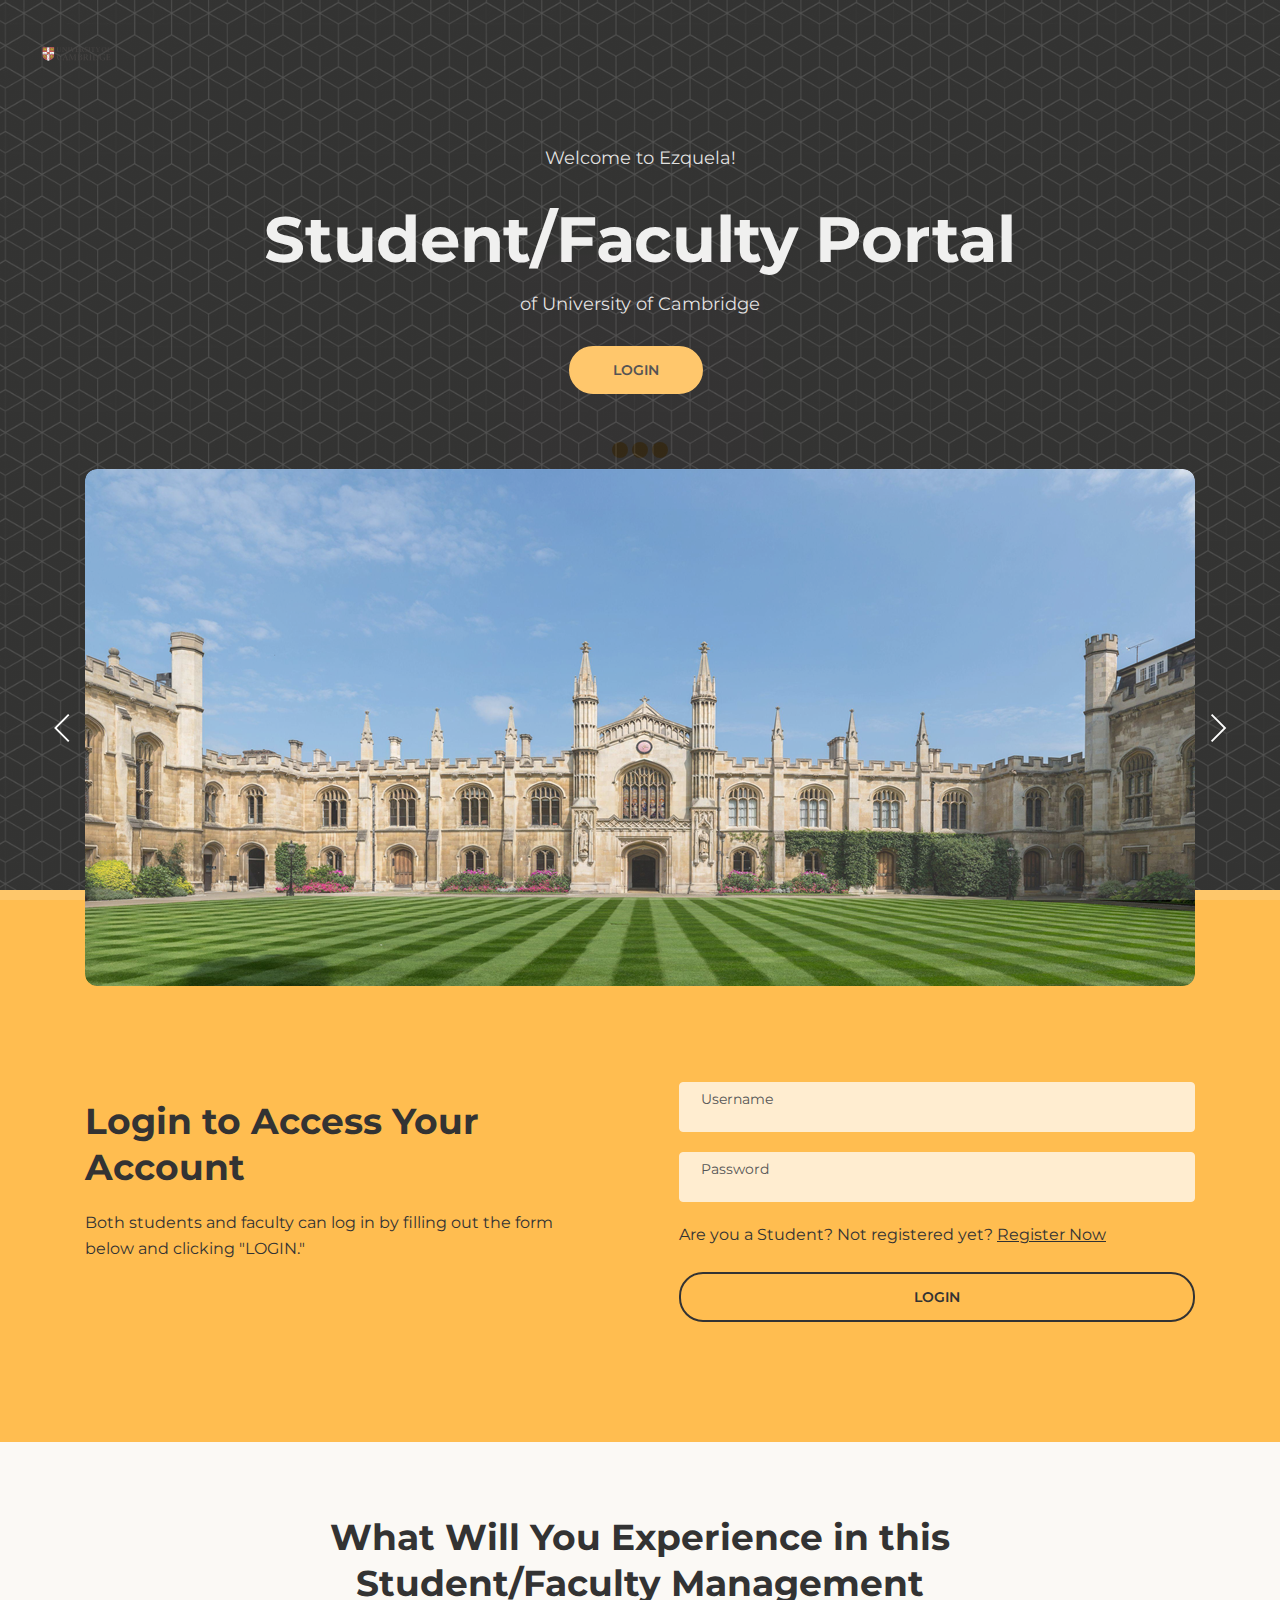
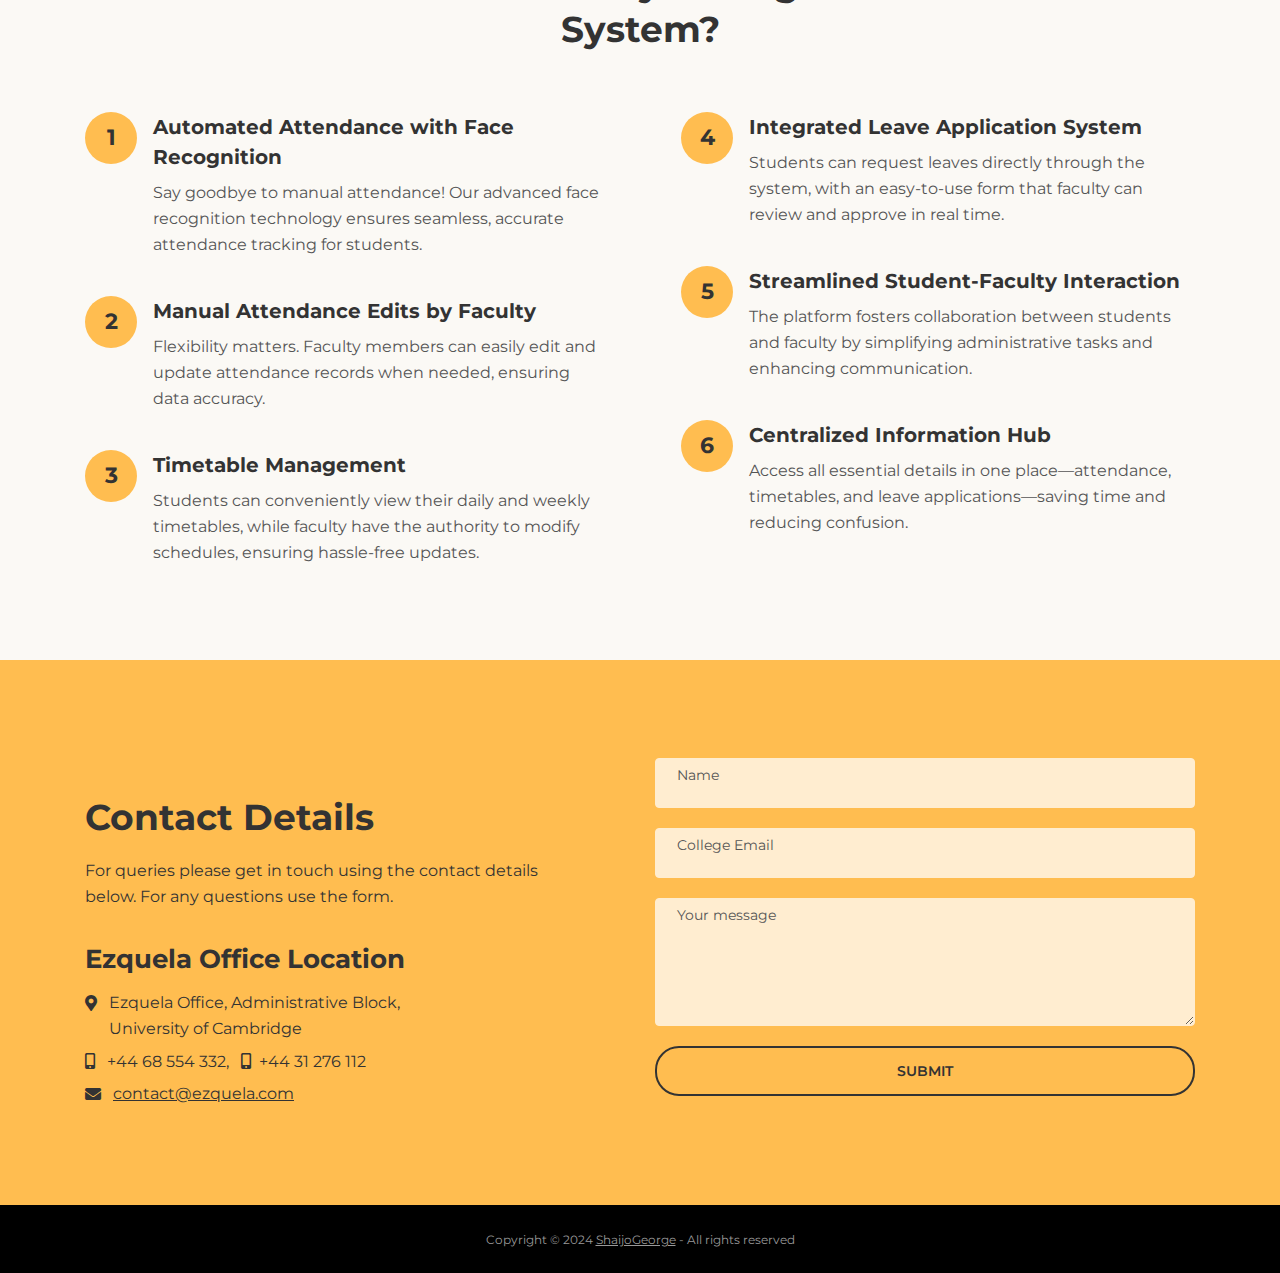
<file: index.html>
<!DOCTYPE html>
<html lang="en">
    <head>
        <meta charset="utf-8">
        <meta name="viewport" content="width=device-width, initial-scale=1, shrink-to-fit=no">

        <!-- Website Title -->
        <title>Ezquela</title>
        
        <!-- Styles -->
        <link href="https://fonts.googleapis.com/css?family=Montserrat:400,400i,600,700,700i&display=swap" rel="stylesheet">
        <link href="css/bootstrap.css" rel="stylesheet">
        <link href="css/fontawesome-all.css" rel="stylesheet">
        <link href="css/swiper.css" rel="stylesheet">
        <link href="css/magnific-popup.css" rel="stylesheet">
        <link href="css/styles.css" rel="stylesheet">
        
        <!-- Favicon  -->
        <link rel="icon" href="images/favicon.png">
    </head>
    <body data-spy="scroll" data-target=".fixed-top">
        
        <!-- Preloader -->
        <div class="spinner-wrapper">
            <div class="spinner">
                <div class="bounce1"></div>
                <div class="bounce2"></div>
                <div class="bounce3"></div>
            </div>
        </div>
        <!-- end of preloader -->
        

        <!-- Navigation -->
        <nav class="navbar navbar-expand-lg navbar-dark navbar-custom fixed-top">

            <!-- Image Logo -->
            <a class="navbar-brand logo-image" href="index.html"><img src="images/logo.svg" alt="ezquela logo-image"></a> 

        </nav> <!-- end of navbar -->
        <!-- end of navigation -->


        <!-- Header -->
        <header id="header" class="header">
            <div class="container">
                <div class="row">
                    <div class="col-lg-12">
                        <div class="text-container">
                            <p class="p-large">Welcome to Ezquela!</p>
                            <h1>Student/Faculty Portal</h1>
                            <p class="p-large">of University of Cambridge</p>
                            <a class="btn-solid-lg page-scroll" href="#register">LOGIN</a>
                        </div> <!-- end of text-container -->
                    </div> <!-- end of col -->
                </div> <!-- end of row -->
            </div> <!-- end of container -->
            
            <!-- Image Slider -->
            <div class="outer-container">
                <div class="slider-container">
                    <div class="swiper-container image-slider-1">
                        <div class="swiper-wrapper">
                            
                            <!-- Slide -->
                            <div class="swiper-slide" >
                                <img class="img-fluid" src="images/details-slide-1.png" alt="alternative">
                            </div>
                            <!-- end of slide -->

                            <!-- Slide -->
                            <div class="swiper-slide">
                                <img class="img-fluid" src="images/details-slide-2.png" alt="alternative">
                            </div>
                            <!-- end of slide -->

                            <!-- Slide -->
                            <div class="swiper-slide">
                                <img class="img-fluid" src="images/details-slide-3.png" alt="alternative">
                            </div>
                            <!-- end of slide -->

                        </div> <!-- end of swiper-wrapper -->
                        
                        <!-- Add Arrows -->
                        <div class="swiper-button-next"></div>
                        <div class="swiper-button-prev"></div>
                        <!-- end of add arrows -->
                        
                    </div> <!-- end of swiper-container -->
                </div> <!-- end of slider-container -->
            </div> <!-- end of outer-container -->
            <!-- end of image slider -->

        </header> <!-- end of header -->
        <!-- end of header -->


        <!-- Login -->
        <div id="register" class="form-1">
            <div class="container">
                <div class="row">
                    <div class="col-lg-6">
                        <div class="text-container">
                            <h2>Login to Access Your Account</h2>
                            <p>Both students and faculty can log in by filling out the form below and clicking "LOGIN."</p>
                            
                        </div> <!-- end of text-container -->
                    </div> <!-- end of col -->
                    <div class="col-lg-6">

                        <!-- Login Form -->
                        <div class="form-container">
                            <form id="registrationForm" data-toggle="validator" data-focus="false">
                                <div class="form-group">
                                    <input type="text" class="form-control-input" id="rname" name="rname" required>
                                    <label class="label-control" for="rname">Username</label>
                                    <div class="help-block with-errors"></div>
                                </div>
                                <div class="form-group">
                                    <input type="password" class="form-control-input" id="remail" name="remail" required>
                                    <label class="label-control" for="remail">Password</label>
                                    <div class="help-block with-errors"></div>
                                </div>
                                <div class="form-group checkbox">
                                    <p>Are you a Student? Not registered yet? <a href="register-student.html">Register Now</a></p>
                                    <div class="help-block with-errors"></div>
                                </div>
                                <div class="form-group">
                                    <button type="submit" class="form-control-submit-button">LOGIN</button>
                                </div>
                                <div class="form-message">
                                    <div id="rmsgSubmit" class="h3 text-center hidden"></div>
                                </div>
                            </form>
                        </div> <!-- end of form-container -->
                        <!-- end of registration form -->
                        
                    </div> <!-- end of col -->
                </div> <!-- end of row -->
            </div> <!-- end of container -->
        </div> <!-- end of form-1 -->
        <!-- end of registration -->


        <!-- Description -->
        <div id="description" class="basic-2">
            <div class="container">
                <div class="row">
                    <div class="col-lg-12">
                        <h2>What Will You Experience in this Student/Faculty Management System?</h2>
                    </div> <!-- end of col -->
                </div> <!-- end of row -->
                <div class="row">
                    <div class="col-lg-6">
                        <ul class="list-unstyled li-space-lg first">
                            <li class="media">
                                <i class="bullet">1</i>
                                <div class="media-body">
                                    <h4>Automated Attendance with Face Recognition</h4>
                                    <p>Say goodbye to manual attendance! Our advanced face recognition technology ensures seamless, accurate attendance tracking for students.</p>
                                </div>
                            </li>
                            <li class="media">
                                <i class="bullet">2</i>
                                <div class="media-body">
                                    <h4>Manual Attendance Edits by Faculty</h4>
                                    <p>Flexibility matters. Faculty members can easily edit and update attendance records when needed, ensuring data accuracy.</p>
                                </div>
                            </li>
                            <li class="media">
                                <i class="bullet">3</i>
                                <div class="media-body">
                                    <h4>Timetable Management</h4>
                                    <p>Students can conveniently view their daily and weekly timetables, while faculty have the authority to modify schedules, ensuring hassle-free updates.</p>                                    </p>
                                </div>
                            </li>
                        </ul>
                    </div> <!-- end of col -->
                    <div class="col-lg-6">
                        <ul class="list-unstyled li-space-lg second">
                            <li class="media">
                                <i class="bullet">4</i>
                                <div class="media-body">
                                    <h4>Integrated Leave Application System</h4>
                                    <p>Students can request leaves directly through the system, with an easy-to-use form that faculty can review and approve in real time.</p>
                                </div>
                            </li>
                            <li class="media">
                                <i class="bullet">5</i>
                                <div class="media-body">
                                    <h4>Streamlined Student-Faculty Interaction</h4>
                                    <p>The platform fosters collaboration between students and faculty by simplifying administrative tasks and enhancing communication.</p>
                                </div>
                            </li>
                            <li class="media">
                                <i class="bullet">6</i>
                                <div class="media-body">
                                    <h4>Centralized Information Hub</h4>
                                    <p>Access all essential details in one place—attendance, timetables, and leave applications—saving time and reducing confusion.</p>
                                </div>
                            </li>
                        </ul>
                    </div> <!-- end of col -->
                </div> <!-- end of row -->
            </div> <!-- end of container -->
        </div> <!-- end of basic-2 -->
        <!-- end of description -->



        <!-- Contact -->
        <div id="contact" class="form-3">
            <div class="container">
                <div class="row">
                    <div class="col-lg-6">
                        <div class="text-container">
                            <h2>Contact Details</h2>
                            <p>For queries please get in touch using the contact details below. For any questions use the form.</p>
                            <h3>Ezquela Office Location</h3>
                            <ul class="list-unstyled li-space-lg">
                                <li class="media">
                                    <i class="fas fa-map-marker-alt"></i>
                                    <div class="media-body">Ezquela Office, Administrative Block,<br> University of Cambridge</div>
                                </li>
                                <li class="media">
                                    <i class="fas fa-mobile-alt"></i>
                                    <div class="media-body">+44 68 554 332, &nbsp;&nbsp;<i class="fas fa-mobile-alt"></i>&nbsp; +44 31 276 112</div>
                                </li>
                                <li class="media">
                                    <i class="fas fa-envelope"></i>
                                    <div class="media-body"><a class="light-gray" href="mailto:contact@zigo.com">contact@ezquela.com</a> </div>
                                </li>
                            </ul>
                        </div> <!-- end of text-container -->
                    </div> <!-- end of col -->
                    <div class="col-lg-6">

                        <!-- Contact Form -->
                        <form id="contactForm" data-toggle="validator" data-focus="false">
                            <div class="form-group">
                                <input type="text" class="form-control-input" id="cname" required>
                                <label class="label-control" for="cname">Name</label>
                                <div class="help-block with-errors"></div>
                            </div>
                            <div class="form-group">
                                <input type="email" class="form-control-input" id="cemail" required>
                                <label class="label-control" for="cemail">College Email</label>
                                <div class="help-block with-errors"></div>
                            </div>
                            <div class="form-group">
                                <textarea class="form-control-textarea" id="cmessage" required></textarea>
                                <label class="label-control" for="cmessage">Your message</label>
                                <div class="help-block with-errors"></div>
                            </div>
                            <div class="form-group">
                                <button type="submit" class="form-control-submit-button">SUBMIT</button>
                            </div>
                            <div class="form-message">
                                <div id="cmsgSubmit" class="h3 text-center hidden"></div>
                            </div>
                        </form>
                        <!-- end of contact form -->

                    </div> <!-- end of col -->
                </div> <!-- end of row -->
            </div> <!-- end of container -->
        </div> <!-- end of form-3 -->
        <!-- end of contact -->


        <!-- Copyright -->
        <div class="copyright">
            <div class="container">
                <div class="row">
                    <div class="col-lg-12">
                        <p class="p-small">Copyright © 2024 <a href="#">ShaijoGeorge</a> - All rights reserved</p>
                    </div> <!-- end of col -->
                </div> <!-- enf of row -->
            </div> <!-- end of container -->
        </div> <!-- end of copyright --> 
        <!-- end of copyright -->
        
            
        <!-- Scripts -->
        <script src="js/jquery.min.js"></script> <!-- jQuery for Bootstrap's JavaScript plugins -->
        <script src="js/popper.min.js"></script> <!-- Popper tooltip library for Bootstrap -->
        <script src="js/bootstrap.min.js"></script> <!-- Bootstrap framework -->
        <script src="js/jquery.easing.min.js"></script> <!-- jQuery Easing for smooth scrolling between anchors -->
        <script src="js/jquery.countdown.min.js"></script> <!-- The Final Countdown plugin for jQuery -->
        <script src="js/swiper.min.js"></script> <!-- Swiper for image and text sliders -->
        <script src="js/jquery.magnific-popup.js"></script> <!-- Magnific Popup for lightboxes -->
        <script src="js/validator.min.js"></script> <!-- Validator.js - Bootstrap plugin that validates forms -->
        <script src="js/scripts.js"></script> <!-- Custom scripts -->
    </body>
</html>
</file>
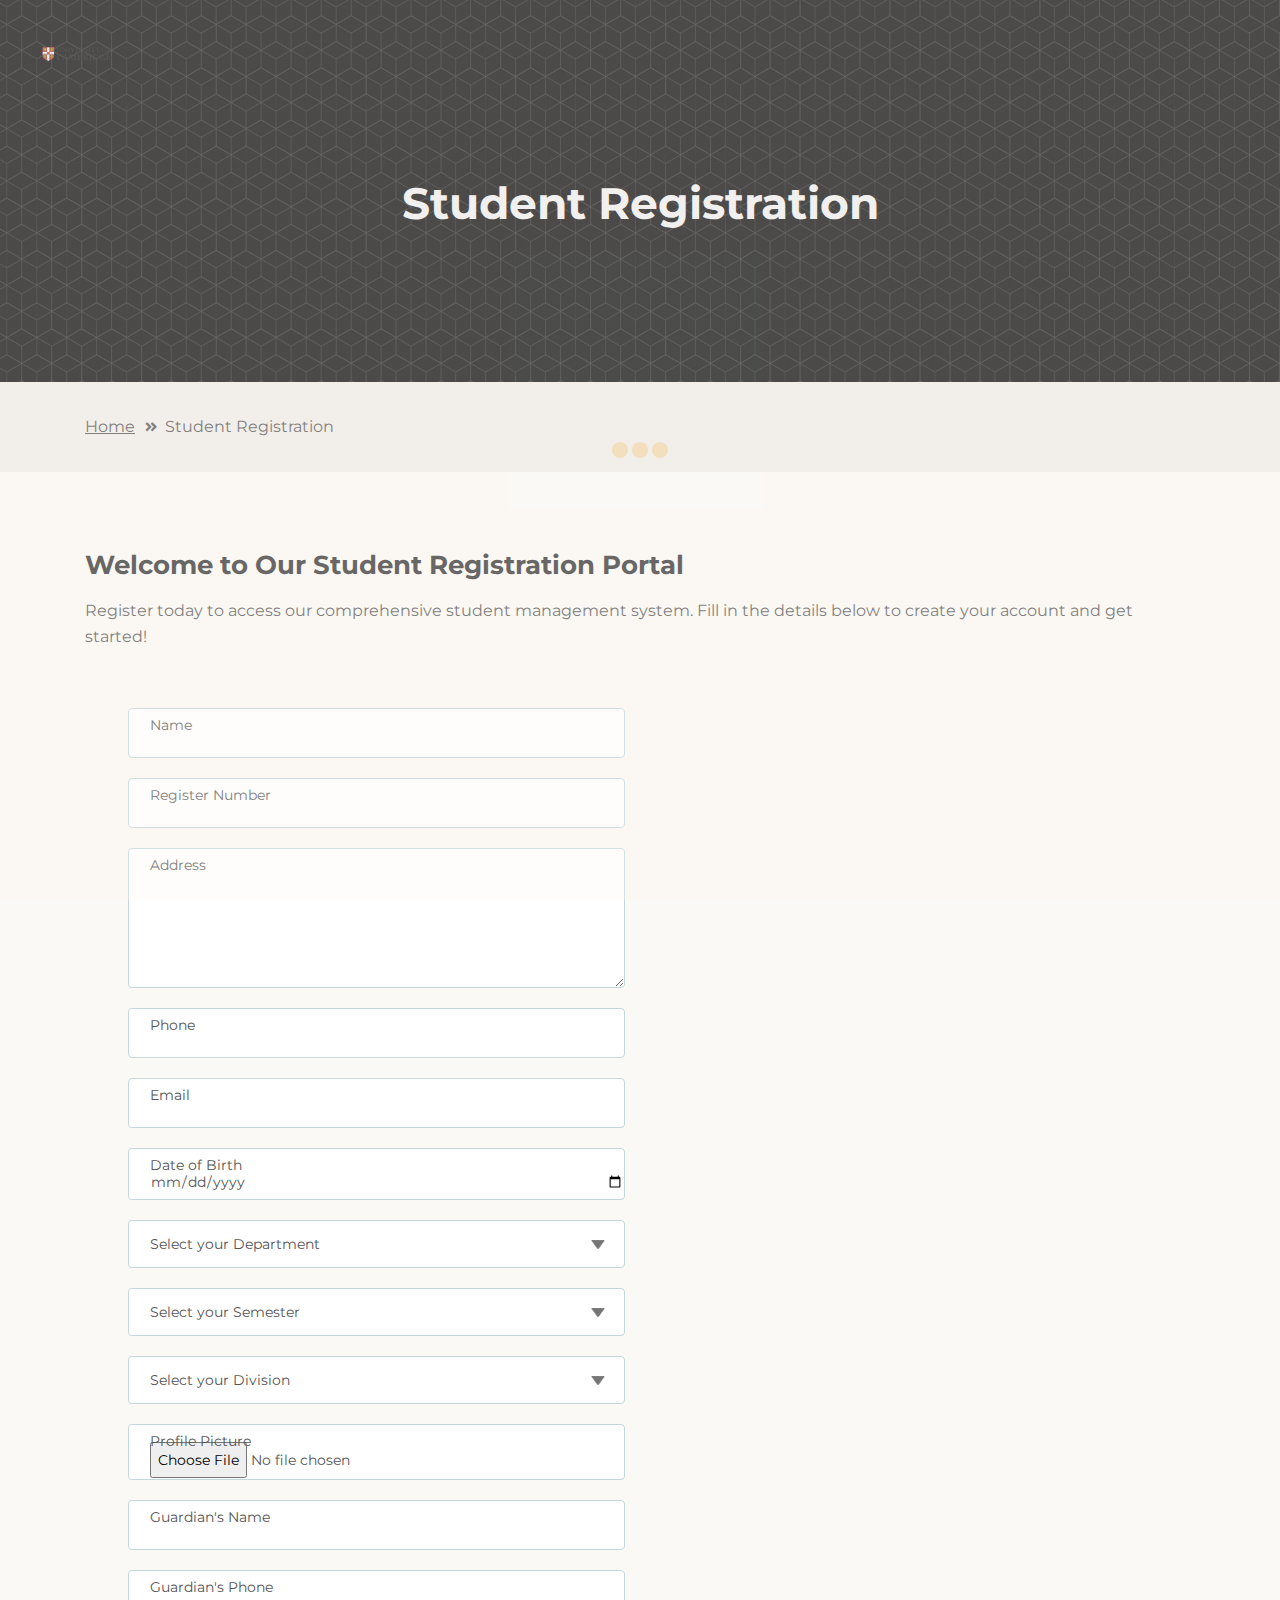
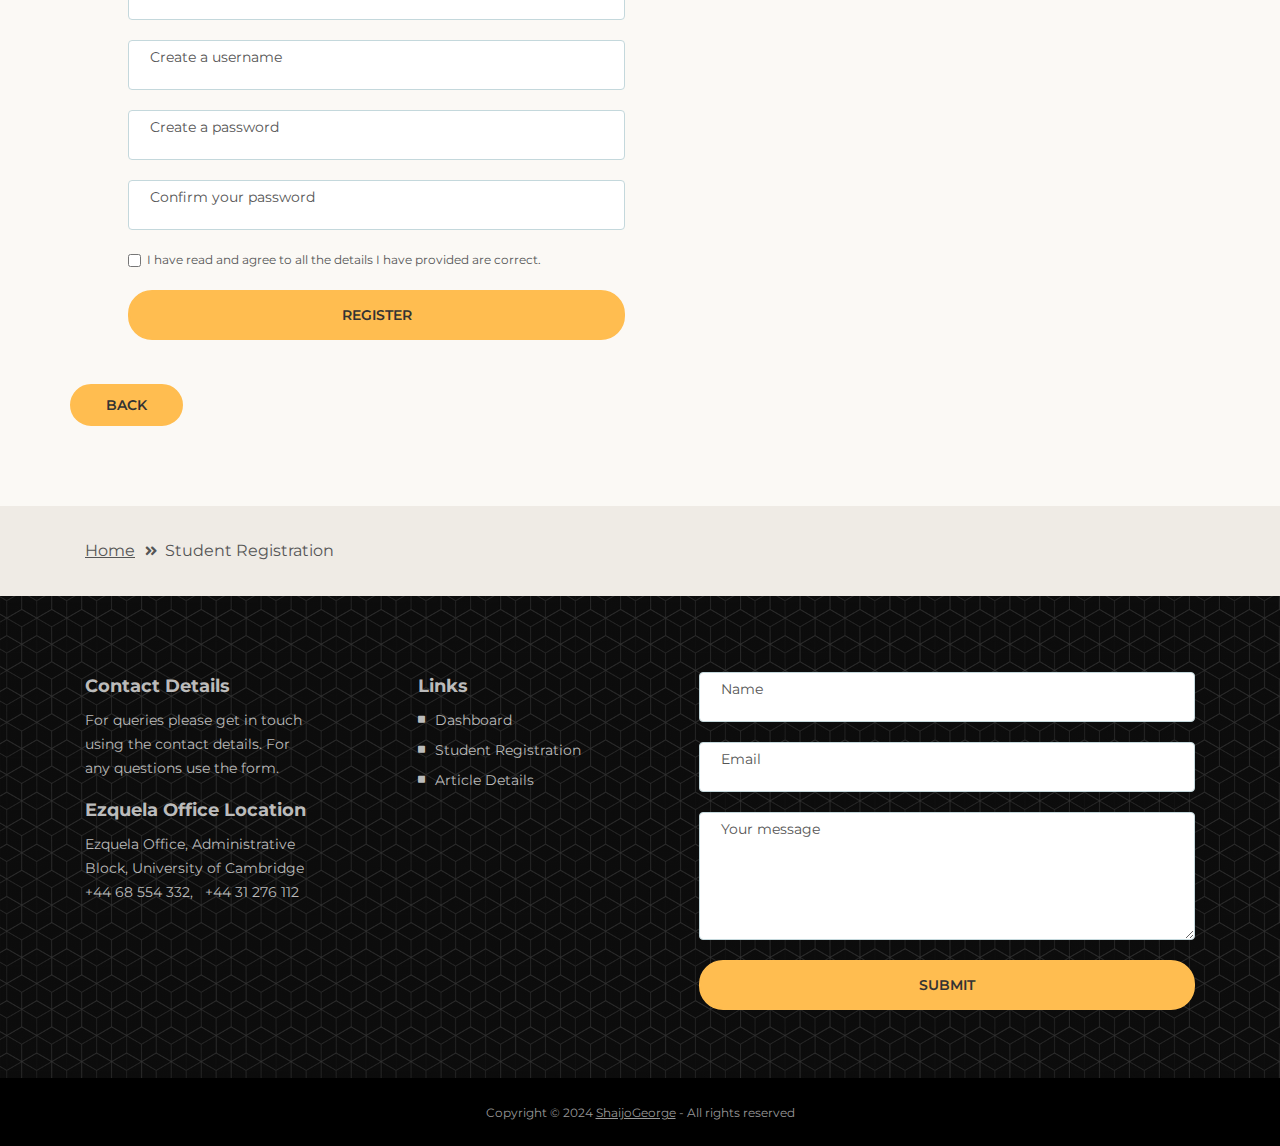
<file: register-student.html>
<!DOCTYPE html>
<html lang="en">
<head>
    <meta charset="utf-8">
    <meta name="viewport" content="width=device-width, initial-scale=1, shrink-to-fit=no">
    
    <!-- SEO Meta Tags -->
    <meta name="description" content="Landing page template built with HTML and Bootstrap 4 for presenting training courses, classes, workshops and for convincing visitors to register using the form.">
    <meta name="author" content="Inovatik">

    <!-- OG Meta Tags to improve the way the post looks when you share the page on LinkedIn, Facebook, Google+ -->
	<meta property="og:site_name" content="" /> <!-- website name -->
	<meta property="og:site" content="" /> <!-- website link -->
	<meta property="og:title" content=""/> <!-- title shown in the actual shared post -->
	<meta property="og:description" content="" /> <!-- description shown in the actual shared post -->
	<meta property="og:image" content="" /> <!-- image link, make sure it's jpg -->
	<meta property="og:url" content="" /> <!-- where do you want your post to link to -->
	<meta property="og:type" content="article" />

    <!-- Website Title -->
    <title>Student Registration - Ezquela</title>
    
    <!-- Styles -->
    <link href="https://fonts.googleapis.com/css?family=Montserrat:400,400i,600,700,700i&display=swap" rel="stylesheet">
    <link href="css/bootstrap.css" rel="stylesheet">
    <link href="css/fontawesome-all.css" rel="stylesheet">
    <link href="css/swiper.css" rel="stylesheet">
	<link href="css/magnific-popup.css" rel="stylesheet">
	<link href="css/styles.css" rel="stylesheet">
	
	<!-- Favicon  -->
    <link rel="icon" href="images/favicon.png">
</head>
<body data-spy="scroll" data-target=".fixed-top">
    
    <!-- Preloader -->
	<div class="spinner-wrapper">
        <div class="spinner">
            <div class="bounce1"></div>
            <div class="bounce2"></div>
            <div class="bounce3"></div>
        </div>
    </div>
    <!-- end of preloader -->
    

    <!-- Navigation -->
    <nav class="navbar navbar-expand-lg navbar-dark navbar-custom fixed-top">
        <!-- Image Logo -->
        <a class="navbar-brand logo-image" href="index.html"><img src="images/logo.svg" alt="alternative"></a>
    </nav> <!-- end of navbar -->
    <!-- end of navigation -->


    <!-- Header -->
    <header id="header" class="ex-header">
        <div class="container">
            <div class="row">
                <div class="col-md-12">
                    <h1 class="white">Student Registration</h1>
                </div> <!-- end of col -->
            </div> <!-- end of row -->
        </div> <!-- end of container -->
    </header> <!-- end of ex-header -->
    <!-- end of header -->


    <!-- Breadcrumbs -->
    <div class="ex-basic-1">
        <div class="container">
            <div class="row">
                <div class="col-lg-12">
                    <div class="breadcrumbs">
                        <a href="index.html">Home</a><i class="fa fa-angle-double-right"></i><span>Student Registration</span>
                    </div> <!-- end of breadcrumbs -->
                </div> <!-- end of col -->
            </div> <!-- end of row -->
        </div> <!-- end of container -->
    </div> <!-- end of ex-basic-1 -->
    <!-- end of breadcrumbs -->


    <!-- Student Registration -->
    <div class="ex-basic-2">
        <div class="container">
            <div class="row">
                <div class="col-lg-12">
                    <div class="text-container">
                        <h3>Welcome to Our Student Registration Portal</h3>
                        <p>Register today to access our comprehensive student management system. Fill in the details below to create your account and get started!</p>
                    </div>
                        <div class="col-md-6">

                            <!-- Student Registration Form -->
                            <div class="form-container">
                                <form id="privacyForm" data-toggle="validator" data-focus="false">
                                    <div class="form-group">
                                        <input type="text" class="form-control-input" id="sname" name="sname" required>
                                        <label class="label-control" for="sname">Name</label>
                                        <div class="help-block with-errors"></div>
                                    </div>
                                    <div class="form-group">
                                        <input type="text" class="form-control-input" id="sregnumber" name="sregnumber" required>
                                        <label class="label-control" for="sregnumber">Register Number</label>
                                        <div class="help-block with-errors"></div>
                                    </div>
                                    <div class="form-group">
                                        <textarea class="form-control-input" id="saddress" rows="4" name="saddress" required></textarea>
                                        <label class="label-control" for="saddress">Address</label>
                                        <div class="help-block with-errors"></div>
                                    </div>
                                    <div class="form-group">
                                        <input type="tel" class="form-control-input" id="sphone" name="sphone" required>
                                        <label class="label-control" for="sphone">Phone</label>
                                        <div class="help-block with-errors"></div>
                                    </div>
                                    <div class="form-group">
                                        <input type="email" class="form-control-input" id="semail" name="semail" required>
                                        <label class="label-control" for="semail">Email</label>
                                        <div class="help-block with-errors"></div>
                                    </div>
                                    <div class="form-group">
                                        <input type="date" class="form-control-input" id="sdob" name="sdob" required>
                                        <label class="label-control" for="sdob">Date of Birth</label>
                                        <div class="help-block with-errors"></div>
                                    </div>
                                    <div class="form-group">
                                        <select class="form-control-select" id="department" name="department" required>
                                            <option class="select-option" value="" disabled selected>Select your Department</option>
                                            <option class="select-option" value="AD">Artificial Intelligence and Data Science</option>
                                            <option class="select-option" value="CE">Civil Engineering</option>
                                            <option class="select-option" value="CSE">Computer Science and Engineering</option>
                                            <option class="select-option" value="EEE">Electical and Electronics Engineering</option>
                                            <option class="select-option" value="ECE">Electronics and Communication Engineering</option>
                                            <option class="select-option" value="ME">Mechanical Engineering</option>
                                            <option class="select-option" value="MR">Mechatronics Engineering</option>
                                            <option class="select-option" value="RE">Robotics Engineering</option>
                                        </select>
                                        <div class="help-block with-errors"></div>
                                    </div>
                                    <div class="form-group">
                                        <select class="form-control-select" id="semester" name="semester" required>
                                            <option class="select-option" value="" disabled selected>Select your Semester</option>
                                            <option class="select-option" value="S1">1st Semester</option>
                                            <option class="select-option" value="S2">2nd Semester</option>
                                            <option class="select-option" value="S3">3rd Semester</option>
                                            <option class="select-option" value="S4">4th Semester</option>
                                            <option class="select-option" value="S5">5th Semester</option>
                                            <option class="select-option" value="S6">6th Semester</option>
                                            <option class="select-option" value="S7">7th Semester</option>
                                            <option class="select-option" value="S8">8th Semester</option>
                                        </select>
                                        <div class="help-block with-errors"></div>
                                    </div>
                                    <div class="form-group">
                                        <select class="form-control-select" id="division" name="division" required>
                                            <option class="select-option" value="" disabled selected>Select your Division</option>
                                            <option class="select-option" value="A">A</option>
                                            <option class="select-option" value="B">B</option>
                                            <option class="select-option" value="C">C</option>
                                        </select>
                                        <div class="help-block with-errors"></div>
                                    </div>
                                    <div class="form-group">
                                        <label class="label-control" for="sprofilePicture">Profile Picture</label>
                                        <input type="file" class="form-control-input" id="sprofilePicture" name="sprofilePicture" accept="image/*" required>
                                        <div class="help-block with-errors"></div>
                                    </div>
                                    <div class="form-group">
                                        <input type="text" class="form-control-input" id="sguardianname" name="sguardianname" required>
                                        <label class="label-control" for="sguardianname">Guardian's Name</label>
                                        <div class="help-block with-errors"></div>
                                    </div>
                                    <div class="form-group">
                                        <input type="tel" class="form-control-input" id="sguardianphone" name="sguardianphone" required>
                                        <label class="label-control" for="sguardianphone">Guardian's Phone</label>
                                        <div class="help-block with-errors"></div>
                                    </div>
                                    <div class="form-group">
                                        <input type="text" class="form-control-input" id="susername" name="susername" required>
                                        <label class="label-control" for="susername">Create a username</label>
                                        <div class="help-block with-errors"></div>
                                    </div>
                                    <div class="form-group">
                                        <input type="password" class="form-control-input" id="spassword" name="spassword" required>
                                        <label class="label-control" for="spassword">Create a password</label>
                                        <div class="help-block with-errors"></div>
                                    </div>
                                    <div class="form-group">
                                        <input type="password" class="form-control-input" id="spasswordConfirm" name="spasswordConfirm" required>
                                        <label class="label-control" for="spasswordConfirm">Confirm your password</label>
                                        <div class="help-block with-errors"></div>
                                    </div>
                                    <div class="form-group checkbox">
                                        <input type="checkbox" id="agreed-to-terms" value="agreed-to-terms" required>I have read and agree to all the details I have provided are correct. 
                                        <div class="help-block with-errors"></div>
                                    </div>
                                    <div class="form-group">
                                        <button type="submit" class="form-control-submit-button">REGISTER</button>
                                    </div>
                                    <div class="form-message">
                                        <div id="pmsgSubmit" class="h3 text-center hidden"></div>
                                    </div>
                                </form>
                            </div> <!-- end of form container -->
                            <!-- end of student registration form -->

                        </div> <!-- end of col--> 
                    </div> <!-- end of row -->
                    <a class="btn-solid-reg" href="index.html">BACK</a>
                </div> <!-- end of col-->
            </div> <!-- end of row -->
        </div> <!-- end of container -->
    </div> <!-- end of ex-basic-2 -->
    <!-- end of privacy content -->


    <!-- Breadcrumbs -->
    <div class="ex-basic-1">
        <div class="container">
            <div class="row">
                <div class="col-lg-12">
                    <div class="breadcrumbs">
                        <a href="index.html">Home</a><i class="fa fa-angle-double-right"></i><span>Student Registration</span>
                    </div> <!-- end of breadcrumbs -->
                </div> <!-- end of col -->
            </div> <!-- end of row -->
        </div> <!-- end of container -->
    </div> <!-- end of ex-basic-1 -->
    <!-- end of breadcrumbs -->

    
    <!-- Footer -->
    <div class="footer">
        <div class="container">
            <div class="row">
                <div class="col-md-3">
                    <div class="footer-col first">
                        <h5>Contact Details</h5>
                        <p class="p-small">For queries please get in touch using the contact details. For any questions use the form.</p>
                        <h5>Ezquela Office Location</h5>
                        <p class="p-small">Ezquela Office, Administrative Block, University of Cambridge <br> +44 68 554 332, &nbsp; +44 31 276 112</p>
                    </div>
                </div> <!-- end of col -->
                <div class="col-md-3">
                    <div class="footer-col second">
                        <h5>Links</h5>
                        <ul class="list-unstyled li-space-lg p-small">
                            <li class="media">
                                <i class="fas fa-square"></i>
                                <div class="media-body"><a href="terms-conditions.html">Dashboard</a></div>
                            </li>
                            <li class="media">
                                <i class="fas fa-square"></i>
                                <div class="media-body"><a href="register-student.html">Student Registration</a></div>
                            </li>
                            <li class="media">
                                <i class="fas fa-square"></i>
                                <div class="media-body"><a href="article-details.html">Article Details</a></div>
                            </li>
                        </ul>
                    </div>
                </div> <!-- end of col -->
                <div class="col-md-6">
                    <div class="footer-col third">
                        <form id="contactForm" data-toggle="validator" data-focus="false">
                            <div class="form-group">
                                <input type="text" class="form-control-input" id="cname" required>
                                <label class="label-control" for="cname">Name</label>
                                <div class="help-block with-errors"></div>
                            </div>
                            <div class="form-group">
                                <input type="email" class="form-control-input" id="cemail" required>
                                <label class="label-control" for="cemail">Email</label>
                                <div class="help-block with-errors"></div>
                            </div>
                            <div class="form-group">
                                <textarea class="form-control-textarea" id="cmessage" required></textarea>
                                <label class="label-control" for="cmessage">Your message</label>
                                <div class="help-block with-errors"></div>
                            </div>
                            <div class="form-group">
                                <button type="submit" class="form-control-submit-button">SUBMIT</button>
                            </div>
                            <div class="form-message">
                                <div id="cmsgSubmit" class="h3 text-center hidden"></div>
                            </div>
                        </form>
                    </div> 
                </div> <!-- end of col -->
            </div> <!-- end of row -->
        </div> <!-- end of container -->
    </div> <!-- end of footer -->  
    <!-- end of footer -->


    <!-- Copyright -->
    <div class="copyright">
        <div class="container">
            <div class="row">
                <div class="col-lg-12">
                    <p class="p-small">Copyright © 2024 <a href="#">ShaijoGeorge</a> - All rights reserved</p>
                </div> <!-- end of col -->
            </div> <!-- enf of row -->
        </div> <!-- end of container -->
    </div> <!-- end of copyright --> 
    <!-- end of copyright -->
    
    	
    <!-- Scripts -->
    <script src="js/jquery.min.js"></script> <!-- jQuery for Bootstrap's JavaScript plugins -->
    <script src="js/popper.min.js"></script> <!-- Popper tooltip library for Bootstrap -->
    <script src="js/bootstrap.min.js"></script> <!-- Bootstrap framework -->
    <script src="js/jquery.easing.min.js"></script> <!-- jQuery Easing for smooth scrolling between anchors -->
    <script src="js/jquery.countdown.min.js"></script> <!-- The Final Countdown plugin for jQuery -->
    <script src="js/swiper.min.js"></script> <!-- Swiper for image and text sliders -->
    <script src="js/jquery.magnific-popup.js"></script> <!-- Magnific Popup for lightboxes -->
    <script src="js/validator.min.js"></script> <!-- Validator.js - Bootstrap plugin that validates forms -->
    <script src="js/scripts.js"></script> <!-- Custom scripts -->
</body>
</html>
</file>
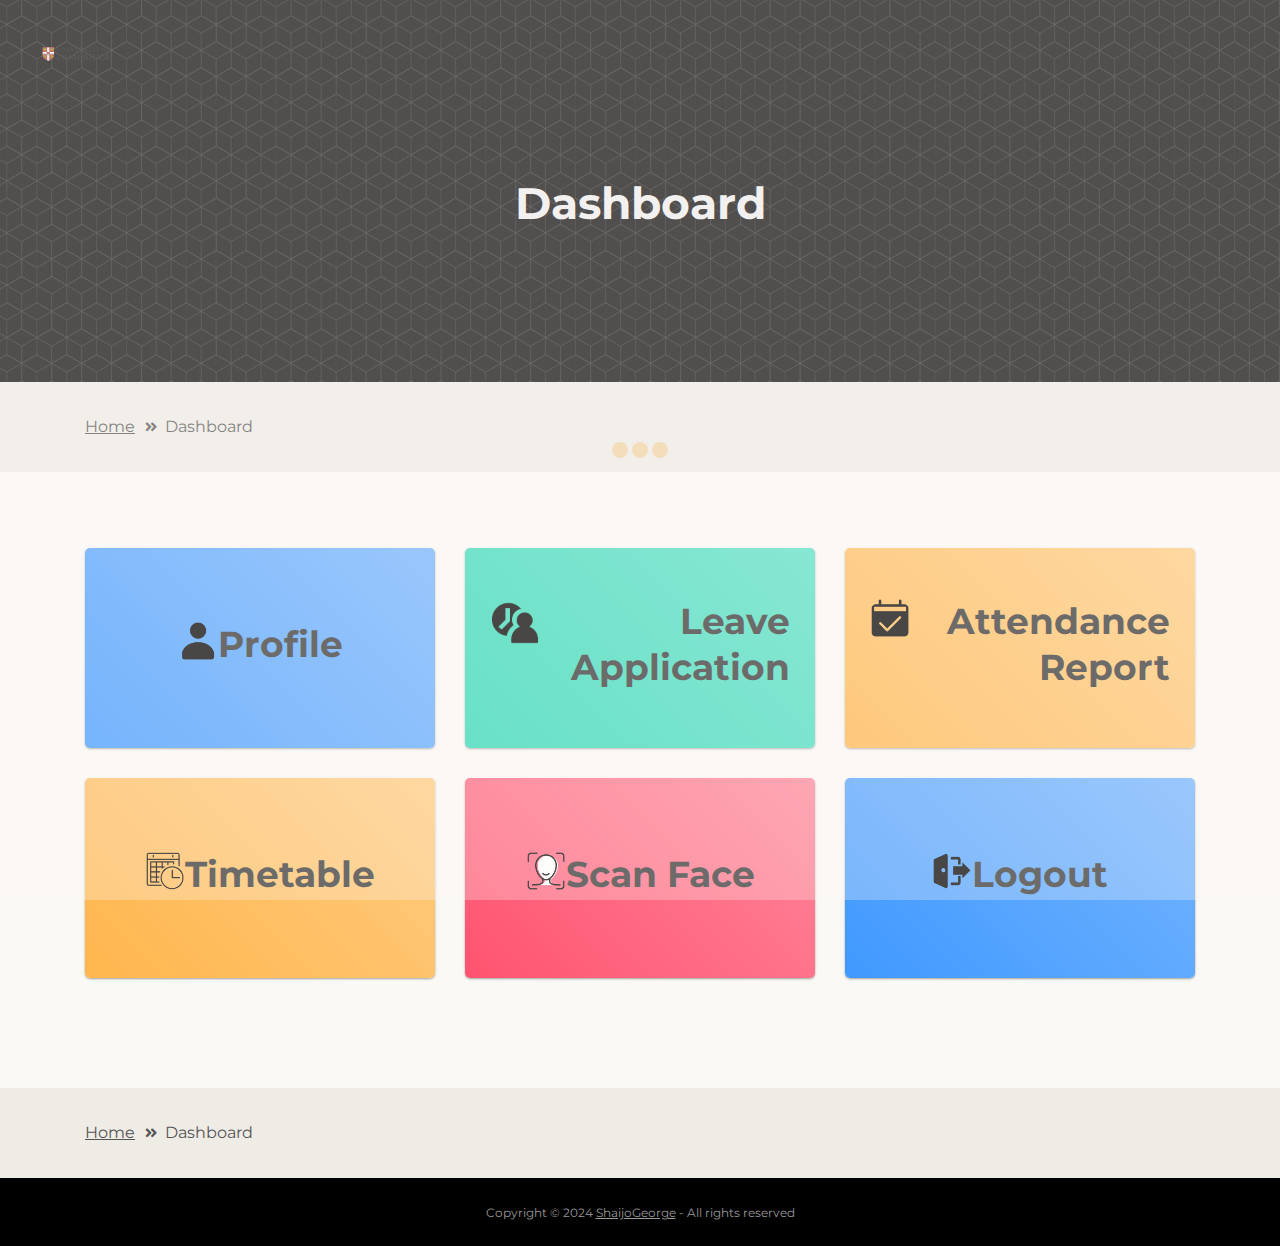
<file: student-home.html>
<!DOCTYPE html>
<html lang="en">
<head>
    <meta charset="utf-8">
    <meta name="viewport" content="width=device-width, initial-scale=1, shrink-to-fit=no">
    
    <!-- SEO Meta Tags -->
    <meta name="description" content="Landing page template built with HTML and Bootstrap 4 for presenting training courses, classes, workshops and for convincing visitors to register using the form.">
    <meta name="author" content="Inovatik">

    <!-- OG Meta Tags to improve the way the post looks when you share the page on LinkedIn, Facebook, Google+ -->
	<meta property="og:site_name" content="" /> <!-- website name -->
	<meta property="og:site" content="" /> <!-- website link -->
	<meta property="og:title" content=""/> <!-- title shown in the actual shared post -->
	<meta property="og:description" content="" /> <!-- description shown in the actual shared post -->
	<meta property="og:image" content="" /> <!-- image link, make sure it's jpg -->
	<meta property="og:url" content="" /> <!-- where do you want your post to link to -->
	<meta property="og:type" content="article" />

    <!-- Website Title -->
    <title>Dashboard - Ezquela</title>
    
    <!-- Styles -->
    <link href="https://fonts.googleapis.com/css?family=Montserrat:400,400i,600,700,700i&display=swap" rel="stylesheet">
    <link href="css/bootstrap.css" rel="stylesheet">
    <link href="css/fontawesome-all.css" rel="stylesheet">
    <link href="css/swiper.css" rel="stylesheet">
	<link href="css/magnific-popup.css" rel="stylesheet">
	<link href="css/styles.css" rel="stylesheet">
	
	<!-- Favicon  -->
    <link rel="icon" href="images/favicon.png">
</head>
<body data-spy="scroll" data-target=".fixed-top">
    
    <!-- Preloader -->
	<div class="spinner-wrapper">
        <div class="spinner">
            <div class="bounce1"></div>
            <div class="bounce2"></div>
            <div class="bounce3"></div>
        </div>
    </div>
    <!-- end of preloader -->
    

    <!-- Navigation -->
    <nav class="navbar navbar-expand-lg navbar-dark navbar-custom fixed-top">

        <!-- Image Logo -->
        <a class="navbar-brand logo-image" href="index.html"><img src="images/logo.svg" alt="alternative"></a>
          
    </nav> <!-- end of navbar -->
    <!-- end of navigation -->


    <!-- Header -->
    <header id="header" class="ex-header">
        <div class="container">
            <div class="row">
                <div class="col-md-12">
                    <h1 class="white">Dashboard</h1>
                </div> <!-- end of col -->
            </div> <!-- end of row -->
        </div> <!-- end of container -->
    </header> <!-- end of ex-header -->
    <!-- end of header -->
    


    <!-- Breadcrumbs -->
    <div class="ex-basic-1">
        <div class="container">
            <div class="row">
                <div class="col-lg-12">
                    <div class="breadcrumbs">
                        <a href="index.html">Home</a><i class="fa fa-angle-double-right"></i><span>Dashboard</span>
                    </div> <!-- end of breadcrumbs -->
                </div> <!-- end of col -->
            </div> <!-- end of row -->
        </div> <!-- end of container -->
    </div> <!-- end of ex-basic-1 -->
    <!-- end of breadcrumbs -->


    <!-- Menu Content -->
    <div class="ex-basic-2">
        <div class="container">
            <div class="row justify-content-center text-center">
                <div class="col-md-4 col-xl-4">
                    <a href="profile-page.html" class="card-link">
                        <div class="card bg-c-blue order-card">
                            <div class="card-block">
                                <h2 class="text-right">
                                    <img src="./images/profile-icon.png" alt="Profile Icon" class="f-left" style="width: 40px; height: 40px;">
                                    <span>Profile</span>
                                </h2>
                            </div>
                        </div>
                    </a>
                </div>
                
                <div class="col-md-4 col-xl-4">
                    <a href="profile-page.html" class="card-link">
                        <div class="card bg-c-green order-card">
                            <div class="card-block">
                                <h2 class="text-right">
                                    <img src="./images/leaveform-icon.png" alt="Profile Icon" class="f-left" style="width: 50px; height: 50px;">
                                    <span>Leave Application</span>
                                </h2>
                            </div>
                        </div>
                    </a>
                </div>
                
                <div class="col-md-4 col-xl-4">
                    <a href="profile-page.html" class="card-link">
                        <div class="card bg-c-yellow order-card">
                            <div class="card-block">
                                <h2 class="text-right">
                                    <img src="./images/attendance-icon.png" alt="Profile Icon" class="f-left" style="width: 40px; height: 40px;">
                                    <span>Attendance Report</span>
                                </h2>
                            </div>
                        </div>
                    </a>
                </div>
            </div>

            <div class="row justify-content-center text-center">
                <div class="col-md-4 col-xl-4">
                    <a href="profile-page.html" class="card-link">
                        <div class="card bg-c-yellow order-card">
                            <div class="card-block">
                                <h2 class="text-right">
                                    <img src="./images/timetable-icon.png" alt="Profile Icon" class="f-left" style="width: 40px; height: 40px;">
                                    <span>Timetable</span>
                                </h2>
                            </div>
                        </div>
                    </a>
                </div>

                <div class="col-md-4 col-xl-4">
                    <a href="profile-page.html" class="card-link">
                        <div class="card bg-c-pink order-card">
                            <div class="card-block">
                                <h2 class="text-right">
                                    <img src="./images/train-icon.png" alt="Profile Icon" class="f-left" style="width: 40px; height: 40px;">
                                    <span>Scan Face</span>
                                </h2>
                            </div>
                        </div>
                    </a>
                </div>

                <div class="col-md-4 col-xl-4">
                    <a href="index.html" class="card-link">
                        <div class="card bg-c-blue order-card">
                            <div class="card-block">
                                <h2 class="text-right">
                                    <img src="./images/logout-icon.png" alt="Profile Icon" class="f-left" style="width: 40px; height: 40px;">
                                    <span>Logout</span>
                                </h2>
                            </div>
                        </div>
                    </a>
                </div>
            </div>
        </div>
    </div> <!-- end of ex-basic -->
    <!-- end of terms content -->

    
    <!-- Breadcrumbs -->
    <div class="ex-basic-1">
        <div class="container">
            <div class="row">
                <div class="col-lg-12">
                    <div class="breadcrumbs">
                        <a href="index.html">Home</a><i class="fa fa-angle-double-right"></i><span>Dashboard</span>
                    </div> <!-- end of breadcrumbs -->
                </div> <!-- end of col -->
            </div> <!-- end of row -->
        </div> <!-- end of container -->
    </div> <!-- end of ex-basic-1 -->
    <!-- end of breadcrumbs -->

    <!-- Copyright -->
    <div class="copyright">
        <div class="container">
            <div class="row">
                <div class="col-lg-12">
                    <p class="p-small">Copyright © 2024 <a href="#">ShaijoGeorge</a> - All rights reserved</p>
                </div> <!-- end of col -->
            </div> <!-- enf of row -->
        </div> <!-- end of container -->
    </div> <!-- end of copyright --> 
    <!-- end of copyright -->
    
    	
    <!-- Scripts -->
    <script src="js/jquery.min.js"></script> <!-- jQuery for Bootstrap's JavaScript plugins -->
    <script src="js/popper.min.js"></script> <!-- Popper tooltip library for Bootstrap -->
    <script src="js/bootstrap.min.js"></script> <!-- Bootstrap framework -->
    <script src="js/jquery.easing.min.js"></script> <!-- jQuery Easing for smooth scrolling between anchors -->
    <script src="js/jquery.countdown.min.js"></script> <!-- The Final Countdown plugin for jQuery -->
    <script src="js/swiper.min.js"></script> <!-- Swiper for image and text sliders -->
    <script src="js/jquery.magnific-popup.js"></script> <!-- Magnific Popup for lightboxes -->
    <script src="js/validator.min.js"></script> <!-- Validator.js - Bootstrap plugin that validates forms -->
    <script src="js/scripts.js"></script> <!-- Custom scripts -->
</body>
</html>
</file>
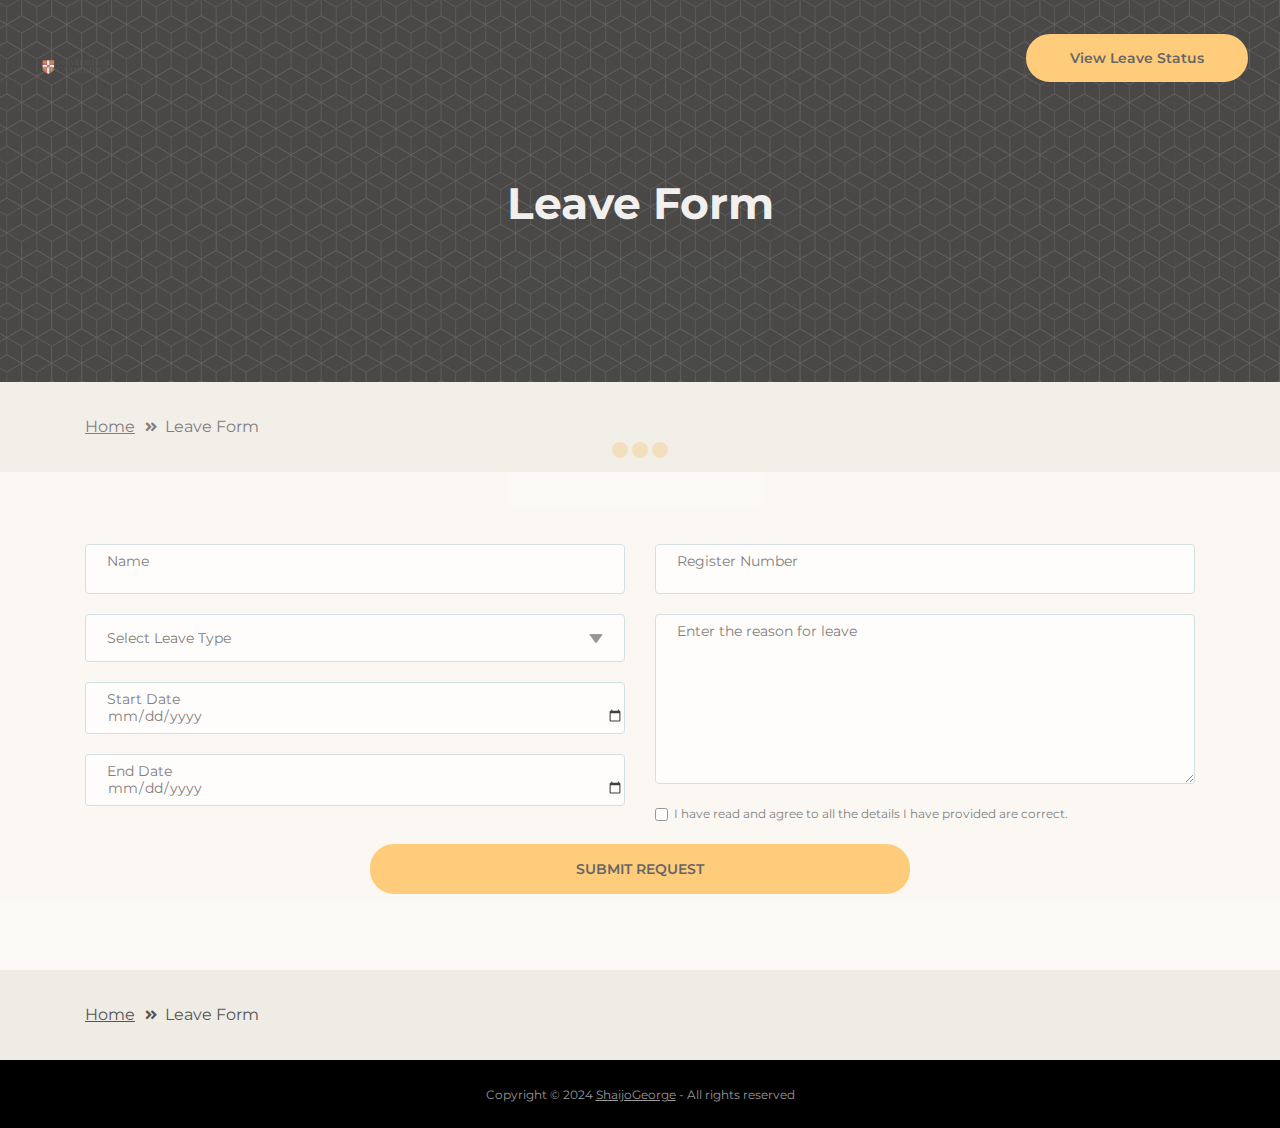
<file: student-leaveform.html>
<!DOCTYPE html>
<html lang="en">
<head>
    <meta charset="utf-8">
    <meta name="viewport" content="width=device-width, initial-scale=1, shrink-to-fit=no">
    
    <!-- SEO Meta Tags -->
    <meta name="description" content="Landing page template built with HTML and Bootstrap 4 for presenting training courses, classes, workshops and for convincing visitors to register using the form.">
    <meta name="author" content="Inovatik">

    <!-- OG Meta Tags to improve the way the post looks when you share the page on LinkedIn, Facebook, Google+ -->
	<meta property="og:site_name" content="" /> <!-- website name -->
	<meta property="og:site" content="" /> <!-- website link -->
	<meta property="og:title" content=""/> <!-- title shown in the actual shared post -->
	<meta property="og:description" content="" /> <!-- description shown in the actual shared post -->
	<meta property="og:image" content="" /> <!-- image link, make sure it's jpg -->
	<meta property="og:url" content="" /> <!-- where do you want your post to link to -->
	<meta property="og:type" content="article" />

    <!-- Website Title -->
    <title>Leave Form - Ezquela</title>
    
    <!-- Styles -->
    <link href="https://fonts.googleapis.com/css?family=Montserrat:400,400i,600,700,700i&display=swap" rel="stylesheet">
    <link href="css/bootstrap.css" rel="stylesheet">
    <link href="css/fontawesome-all.css" rel="stylesheet">
    <link href="css/swiper.css" rel="stylesheet">
	<link href="css/magnific-popup.css" rel="stylesheet">
    <link href="css/styles.css" rel="stylesheet">
	
	<!-- Favicon  -->
    <link rel="icon" href="images/favicon.png">
</head>
<body data-spy="scroll" data-target=".fixed-top">
    
    <!-- Preloader -->
	<div class="spinner-wrapper">
        <div class="spinner">
            <div class="bounce1"></div>
            <div class="bounce2"></div>
            <div class="bounce3"></div>
        </div>
    </div>
    <!-- end of preloader -->
    

    <!-- Navigation -->
    <nav class="navbar navbar-expand-lg navbar-dark navbar-custom fixed-top">

        <!-- Image Logo -->
        <a class="navbar-brand logo-image" href="index.html"><img src="images/logo.svg" alt="alternative"></a>
        <div class="d-flex align-items-center ml-auto">
            <a class="btn-solid-lg page-scroll" href="#register">View Leave Status</a>
        </div>
        
        
    </nav> <!-- end of navbar -->
    <!-- end of navigation -->


    <!-- Header -->
    <header id="header" class="ex-header">
        <div class="container">
            <div class="row">
                <div class="col-md-12">
                    <h1 class="white">Leave Form</h1>
                </div> <!-- end of col -->
            </div> <!-- end of row -->
        </div> <!-- end of container -->
    </header> <!-- end of ex-header -->
    <!-- end of header -->


    <!-- Breadcrumbs -->
    <div class="ex-basic-1">
        <div class="container">
            <div class="row">
                <div class="col-lg-12">
                    <div class="breadcrumbs">
                        <a href="index.html">Home</a><i class="fa fa-angle-double-right"></i><span>Leave Form</span>
                    </div> <!-- end of breadcrumbs -->
                </div> <!-- end of col -->
            </div> <!-- end of row -->
        </div> <!-- end of container -->
    </div> <!-- end of ex-basic-1 -->
    <!-- end of breadcrumbs -->


    <div class="basic-2">
        <div class="container">
            <div class="row">
                <div class="col-lg-6">
                    <form action="/studentupdate" enctype="multipart/form-data" id="privacyForm" data-toggle="validator" data-focus="false" method="POST">
                        
                        <div class="form-group">
                            <input type="text" class="form-control-input" id="sname" name="sname" required>
                            <label class="label-control" for="sname">Name</label>
                            <div class="help-block with-errors"></div>
                        </div>
                        <div class="form-group">
                            <select class="form-control-select" id="leavetype" name="leavetype" required>
                                <option class="select-option" value="" disabled selected>Select Leave Type</option>
                                <option class="select-option" value="SICK">Sick Leave</option>
                                <option class="select-option" value="CASUAL">Casual Leave</option>
                                <option class="select-option" value="OTHER">Other</option>
                            </select>
                            <div class="help-block with-errors"></div>
                        </div>
                        <div class="form-group">
                            <input type="date" class="form-control-input" id="leave-start" name="leave-start" required>
                            <label class="label-control" for="leave-start">Start Date</label>
                            <div class="help-block with-errors"></div>
                        </div>    
                        <div class="form-group">
                            <input type="date" class="form-control-input" id="leave-end" name="leave-end" required>
                            <label class="label-control" for="leave-end">End Date</label>
                            <div class="help-block with-errors"></div>
                        </div>
                </div> <!-- end of col -->
                        <div class="col-lg-6">
                            <div class="form-group">
                                <input type="text" class="form-control-input" id="sregnumber" name="sregnumber" required>
                                <label class="label-control" for="sregnumber">Register Number</label>
                                <div class="help-block with-errors"></div>
                            </div>
                            <div class="form-group">
                                <textarea class="form-control-input" id="leavereason" rows="5" name="leavereason" required></textarea>
                                <label class="label-control" for="leavereason">Enter the reason for leave</label>
                                <div class="help-block with-errors"></div>
                            </div>
                            <div class="form-group checkbox">
                                <input type="checkbox" id="agreed-to-terms" value="agreed-to-terms" required>I have read and agree to all the details I have provided are correct. 
                                <div class="help-block with-errors"></div>
                            </div>
                        </div>
            </div>
            <div class="row justify-content-md-center">
                <div class="col-lg-6">
                    <div class="form-group">
                        <button type="submit" class="form-control-submit-button">SUBMIT REQUEST</button>
                    </div>
                    <div class="form-message">
                        <div id="pmsgSubmit" class="h3 text-center hidden"></div>
                    </div>
                </div>
            </div>
                    </form>
        </div> <!-- end of container -->
    </div> <!-- end of basic-2 -->



    <!-- Breadcrumbs -->
    <div class="ex-basic-1">
        <div class="container">
            <div class="row">
                <div class="col-lg-12">
                    <div class="breadcrumbs">
                        <a href="index.html">Home</a><i class="fa fa-angle-double-right"></i><span>Leave Form</span>
                    </div> <!-- end of breadcrumbs -->
                </div> <!-- end of col -->
            </div> <!-- end of row -->
        </div> <!-- end of container -->
    </div> <!-- end of ex-basic-1 -->
    <!-- end of breadcrumbs -->


    <!-- Copyright -->
    <div class="copyright">
        <div class="container">
            <div class="row">
                <div class="col-lg-12">
                    <p class="p-small">Copyright © 2024 <a href="#">ShaijoGeorge</a> - All rights reserved</p>
                </div> <!-- end of col -->
            </div> <!-- enf of row -->
        </div> <!-- end of container -->
    </div> <!-- end of copyright --> 
    <!-- end of copyright -->
    
    	
    <!-- Scripts -->
    <script src="js/jquery.min.js"></script> <!-- jQuery for Bootstrap's JavaScript plugins -->
    <script src="js/popper.min.js"></script> <!-- Popper tooltip library for Bootstrap -->
    <script src="js/bootstrap.min.js"></script> <!-- Bootstrap framework -->
    <script src="js/jquery.easing.min.js"></script> <!-- jQuery Easing for smooth scrolling between anchors -->
    <script src="js/jquery.countdown.min.js"></script> <!-- The Final Countdown plugin for jQuery -->
    <script src="js/swiper.min.js"></script> <!-- Swiper for image and text sliders -->
    <script src="js/jquery.magnific-popup.js"></script> <!-- Magnific Popup for lightboxes -->
    <script src="js/validator.min.js"></script> <!-- Validator.js - Bootstrap plugin that validates forms -->
    <script src="js/scripts.js"></script> <!-- Custom scripts -->
</body>
</html>
</file>
<file: css/styles.css>
/* Template: Ezquela - Free Training Course Landing Page Template
   Author: Inovatik
   Created: Nov 2019
   Description: Master CSS file
*/

/*****************************************
Table Of Contents:

01. General Styles
02. Preloader
03. Navigation
04. Header
05. Registration
06. Partners
07. Instructor
08. Description
09. Students
10. Details Lightbox
11. Video
12. Takeaways
13. Testimonials
14. Date
15. Newsletter
16. Contact
17. Footer
18. Copyright
19. Back To Top Button
20. Extra Pages
21. Media Queries
******************************************/

/*****************************************
Colors:
- Backgrounds - light gray #fbf9f5
- Backgrounds, buttons - yellow #ffbd50
- Headings text, navbar links - black #333
- Body text - dark gray #555
******************************************/


/******************************/
/*     01. General Styles     */
/******************************/
body,
html {
    width: 100%;
	height: 100%;
}

body, p {
	color: #555; 
	font: 400 1rem/1.625rem "Montserrat", sans-serif;
}

.p-large {
	font: 400 1.125rem/1.75rem "Montserrat", sans-serif;
}

.p-small {
	font: 400 0.875rem/1.5rem "Montserrat", sans-serif;
}

.p-heading {
	margin-bottom: 3.75rem;
}

h1 {
	color: #333;
	font: 700 2.75rem/3.375rem "Montserrat", sans-serif;
}

h2 {
	color: #333;
	font: 700 2.25rem/2.875rem "Montserrat", sans-serif;
}

h3 {
	color: #333;
	font: 700 1.625rem/2.125rem "Montserrat", sans-serif;
}

h4 {
	color: #333;
	font: 700 1.25rem/1.875rem "Montserrat", sans-serif;
}

h5 {
	color: #333;
	font: 700 1.125rem/1.75rem "Montserrat", sans-serif;
}

h6 {
	color: #333;
	font: 700 1rem/1.625rem "Montserrat", sans-serif;
}

.testimonial-text {
	font-style: italic;
}

.testimonial-author {
	font-weight: 700;
	font-size: 1rem;
	line-height: 1.625rem;
}

.li-space-lg li {
	margin-bottom: 0.375rem;
}

.indent {
	padding-left: 1.25rem;
}

a {
	color: #555;
	text-decoration: underline;
}

a:hover {
	color: #555;
	text-decoration: underline;
}

.white {
	color: #eee;
}

.btn-solid-reg {
	display: inline-block;
	padding: 1.1875rem 2.125rem 1.1875rem 2.125rem;
	border: 0.125rem solid #ffbd50;
	border-radius: 2rem;
	background-color: #ffbd50;
	color: #333;
	font: 600 0.875rem/0 "Montserrat", sans-serif;
	text-decoration: none;
	transition: all 0.2s;
}

.btn-solid-reg:hover {
	border: 0.125rem solid #333;
	background-color: transparent;
	color: #333;
	text-decoration: none;
}

.btn-solid-lg {
	display: inline-block;
	padding: 1.375rem 2.625rem 1.375rem 2.625rem;
	border: 0.125rem solid #ffbd50;
	border-radius: 2rem;
	background-color: #ffbd50;
	color: #333;
	font: 600 0.875rem/0 "Montserrat", sans-serif;
	text-decoration: none;
	transition: all 0.2s;
}

.btn-solid-lg:hover {
	border: 0.125rem solid #333;
	background-color: transparent;
	color: #333;
	text-decoration: none;
}

.btn-outline-reg {
	display: inline-block;
	padding: 1.1875rem 2.125rem 1.1875rem 2.125rem;
	border: 0.125rem solid #333;
	border-radius: 2rem;
	background-color: transparent;
	color: #333;
	font: 600 0.875rem/0 "Montserrat", sans-serif;
	text-decoration: none;
	transition: all 0.2s;
}

.btn-outline-reg:hover {
	border: 0.125rem solid #ffbd50;
	background-color: #ffbd50;
	color: #333;
	text-decoration: none;
}

.btn-outline-lg {
	display: inline-block;
	padding: 1.375rem 2.625rem 1.375rem 2.625rem;
	border: 0.125rem solid #333;
	border-radius: 2rem;
	background-color: transparent;
	color: #333;
	font: 600 0.875rem/0 "Montserrat", sans-serif;
	text-decoration: none;
	transition: all 0.2s;
}

.btn-outline-lg:hover {
	border: 0.125rem solid #ffbd50;
	background-color: #ffbd50;
	color: #333;
	text-decoration: none;
}

.btn-outline-sm {
	display: inline-block;
	padding: 1rem 1.625rem 0.875rem 1.625rem;
	border: 0.125rem solid #333;
	border-radius: 2rem;
	background-color: transparent;
	color: #333;
	font: 600 0.875rem/0 "Montserrat", sans-serif;
	text-decoration: none;
	transition: all 0.2s;
}

.btn-outline-sm:hover {
	border: 0.125rem solid #ffbd50;
	background-color: #ffbd50;
	color: #333;
	text-decoration: none;
}

.form-group {
	position: relative;
	margin-bottom: 1.25rem;
}

.form-group.has-error.has-danger {
	margin-bottom: 0.625rem;
}

.form-group.has-error.has-danger .help-block.with-errors ul {
	margin-top: 0.375rem;
}

.label-control {
	position: absolute;
	top: 0.4rem;
	left: 1.375rem;
	color: #555;
	opacity: 1;
	font: 400 0.875rem/1.375rem "Montserrat", sans-serif;
	cursor: text;
	transition: all 0.2s ease;
}


.order-card {
    color: #fff;
}

.bg-c-blue {
    background: linear-gradient(45deg,#4099ff,#73b4ff);
}

.bg-c-green {
    background: linear-gradient(45deg,#2ed8b6,#59e0c5);
}

.bg-c-yellow {
    background: linear-gradient(45deg,#FFB64D,#ffcb80);
}

.bg-c-pink {
    background: linear-gradient(45deg,#FF5370,#ff869a);
}


.card {
    border-radius: 5px;
    -webkit-box-shadow: 0 1px 2.94px 0.06px rgba(4,26,55,0.16);
    box-shadow: 0 1px 2.94px 0.06px rgba(4,26,55,0.16);
    border: none;
    margin-bottom: 30px;
    -webkit-transition: all 0.3s ease-in-out;
    transition: all 0.3s ease-in-out;
}

.card .card-block {
    padding: 25px;
}

.order-card i {
    font-size: 26px;
}

.f-left {
    float: left;
}

.f-right {
    float: right;
}


/* Custom Card Height for Equal Sizes */
.order-card {
    height: 200px; /* Adjust this value based on your design */
    display: flex;
    align-items: center;
    justify-content: center;
	box-shadow: 0 1px 3px rgba(0, 0, 0, 0.12), 0 1px 2px rgba(0, 0, 0, 0.24);
	transition: all 300ms;
}

.order-card:hover {
	transform: translateY(-2px);
	box-shadow: 0 14px 28px rgba(0, 0, 0, 0.25), 0 10px 10px rgba(0, 0, 0, 0.22);
  }

.card-link{
	text-decoration: none;
}

/* IE10+ hack to solve lower label text position compared to the rest of the browsers */
@media screen and (-ms-high-contrast: active), screen and (-ms-high-contrast: none) {  
	.label-control {
		top: 0.9375rem;
	}
}

.form-control-input:focus + .label-control,
.form-control-input.notEmpty + .label-control,
.form-control-textarea:focus + .label-control,
.form-control-textarea.notEmpty + .label-control {
	top: 0.125rem;
	opacity: 1;
	font-size: 0.75rem;
	font-weight: 700;
}

.form-control-input,
.form-control-select {
	display: block; /* needed for proper display of the label in Firefox, IE, Edge */
	width: 100%;
	padding-top: 1.0625rem;
	padding-bottom: 0.0625rem;
	padding-left: 1.3125rem;
	border: 1px solid #c4d8dc;
	border-radius: 0.25rem;
	background-color: #fff;
	color: #555;
	font: 400 0.875rem/1.875rem "Montserrat", sans-serif;
	transition: all 0.2s;
	-webkit-appearance: none; /* removes inner shadow on form inputs on ios safari */
}

.form-control-select {
	padding-top: 0.5rem;
	padding-bottom: 0.5rem;
	height: 3rem;
}

/* IE10+ hack to solve lower label text position compared to the rest of the browsers */
@media screen and (-ms-high-contrast: active), screen and (-ms-high-contrast: none) {  
	.form-control-input {
		padding-top: 1.25rem;
		padding-bottom: 0.75rem;
		line-height: 1.75rem;
	}

	.form-control-select {
		padding-top: 0.875rem;
		padding-bottom: 0.75rem;
		height: 3.125rem;
		line-height: 2.125rem;
	}
}

select {
    /* you should keep these first rules in place to maintain cross-browser behavior */
    -webkit-appearance: none;
	-moz-appearance: none;
	-ms-appearance: none;
    -o-appearance: none;
    appearance: none;
    background-image: url('../images/down-arrow.png');
    background-position: 96% 50%;
    background-repeat: no-repeat;
    outline: none;
}

select::-ms-expand {
    display: none; /* removes the ugly default down arrow on select form field in IE11 */
}

.form-control-textarea {
	display: block; /* used to eliminate a bottom gap difference between Chrome and IE/FF */
	width: 100%;
	height: 8rem; /* used instead of html rows to normalize height between Chrome and IE/FF */
	padding-top: 1.25rem;
	padding-left: 1.3125rem;
	border: 1px solid #c4d8dc;
	border-radius: 0.25rem;
	background-color: #fff;
	color: #555;
	font: 400 0.875rem/1.75rem "Montserrat", sans-serif;
	transition: all 0.2s;
}

.form-control-input:focus,
.form-control-select:focus,
.form-control-textarea:focus {
	border: 1px solid #a1a1a1;
	outline: none; /* Removes blue border on focus */
}

.form-control-input:hover,
.form-control-select:hover,
.form-control-textarea:hover {
	border: 1px solid #a1a1a1;
}

.checkbox {
	font-size: 0.75rem;
	line-height: 1.25rem;
}

input[type='checkbox'] {
	vertical-align: -15%;
	margin-right: 0.375rem;
}

/* IE10+ hack to raise checkbox field position compared to the rest of the browsers */
@media screen and (-ms-high-contrast: active), screen and (-ms-high-contrast: none) {  
	input[type='checkbox'] {
		vertical-align: -9%;
	}
}

.form-control-submit-button {
	display: inline-block;
	width: 100%;
	height: 3.125rem;
	border: 0.125rem solid #ffbd50;
	border-radius: 1.5rem;
	background-color: #ffbd50;
	color: #333;
	font: 600 0.875rem/0 "Montserrat", sans-serif;
	cursor: pointer;
	transition: all 0.2s;
}

.form-control-submit-button:hover {
	border: 0.125rem solid #333;
	background-color: transparent;
	color: #333;
}

/* Form Success And Error Message Formatting */
#rmsgSubmit.h3.text-center.tada.animated,
#nmsgSubmit.h3.text-center.tada.animated,
#cmsgSubmit.h3.text-center.tada.animated,
#pmsgSubmit.h3.text-center.tada.animated,
#rmsgSubmit.h3.text-center,
#nmsgSubmit.h3.text-center,
#cmsgSubmit.h3.text-center,
#pmsgSubmit.h3.text-center {
	display: block;
	margin-bottom: 0;
	color: #333;
	font-weight: 700;
	font-size: 1.125rem;
	line-height: 1rem;
}

.help-block.with-errors .list-unstyled {
	font-size: 0.75rem;
	line-height: 1.125rem;
	text-align: left;
}

.help-block.with-errors ul {
	margin-bottom: 0;
}
/* end of form success and error message formatting */

/* Form Success And Error Message Animation - Animate.css */
@-webkit-keyframes tada {
	from {
		-webkit-transform: scale3d(1, 1, 1);
		-ms-transform: scale3d(1, 1, 1);
		transform: scale3d(1, 1, 1);
	}
	10%, 20% {
		-webkit-transform: scale3d(.9, .9, .9) rotate3d(0, 0, 1, -3deg);
		-ms-transform: scale3d(.9, .9, .9) rotate3d(0, 0, 1, -3deg);
		transform: scale3d(.9, .9, .9) rotate3d(0, 0, 1, -3deg);
	}
	30%, 50%, 70%, 90% {
		-webkit-transform: scale3d(1.1, 1.1, 1.1) rotate3d(0, 0, 1, 3deg);
		-ms-transform: scale3d(1.1, 1.1, 1.1) rotate3d(0, 0, 1, 3deg);
		transform: scale3d(1.1, 1.1, 1.1) rotate3d(0, 0, 1, 3deg);
	}
	40%, 60%, 80% {
		-webkit-transform: scale3d(1.1, 1.1, 1.1) rotate3d(0, 0, 1, -3deg);
		-ms-transform: scale3d(1.1, 1.1, 1.1) rotate3d(0, 0, 1, -3deg);
		transform: scale3d(1.1, 1.1, 1.1) rotate3d(0, 0, 1, -3deg);
	}
	to {
		-webkit-transform: scale3d(1, 1, 1);
		-ms-transform: scale3d(1, 1, 1);
		transform: scale3d(1, 1, 1);
	}
}

@keyframes tada {
	from {
		-webkit-transform: scale3d(1, 1, 1);
		-ms-transform: scale3d(1, 1, 1);
		transform: scale3d(1, 1, 1);
	}
	10%, 20% {
		-webkit-transform: scale3d(.9, .9, .9) rotate3d(0, 0, 1, -3deg);
		-ms-transform: scale3d(.9, .9, .9) rotate3d(0, 0, 1, -3deg);
		transform: scale3d(.9, .9, .9) rotate3d(0, 0, 1, -3deg);
	}
	30%, 50%, 70%, 90% {
		-webkit-transform: scale3d(1.1, 1.1, 1.1) rotate3d(0, 0, 1, 3deg);
		-ms-transform: scale3d(1.1, 1.1, 1.1) rotate3d(0, 0, 1, 3deg);
		transform: scale3d(1.1, 1.1, 1.1) rotate3d(0, 0, 1, 3deg);
	}
	40%, 60%, 80% {
		-webkit-transform: scale3d(1.1, 1.1, 1.1) rotate3d(0, 0, 1, -3deg);
		-ms-transform: scale3d(1.1, 1.1, 1.1) rotate3d(0, 0, 1, -3deg);
		transform: scale3d(1.1, 1.1, 1.1) rotate3d(0, 0, 1, -3deg);
	}
	to {
		-webkit-transform: scale3d(1, 1, 1);
		-ms-transform: scale3d(1, 1, 1);
		transform: scale3d(1, 1, 1);
	}
}

.tada {
	-webkit-animation-name: tada;
	animation-name: tada;
}

.animated {
	-webkit-animation-duration: 1s;
	animation-duration: 1s;
	-webkit-animation-fill-mode: both;
	animation-fill-mode: both;
}
/* end of form success and error message animation - Animate.css */

/* Fade-move Animation For Details Lightbox - Magnific Popup */
/* at start */
.my-mfp-slide-bottom .zoom-anim-dialog {
	opacity: 0;
	transition: all 0.2s ease-out;
	-webkit-transform: translateY(-1.25rem) perspective(37.5rem) rotateX(10deg);
	-ms-transform: translateY(-1.25rem) perspective(37.5rem) rotateX(10deg);
	transform: translateY(-1.25rem) perspective(37.5rem) rotateX(10deg);
}

/* animate in */
.my-mfp-slide-bottom.mfp-ready .zoom-anim-dialog {
	opacity: 1;
	-webkit-transform: translateY(0) perspective(37.5rem) rotateX(0); 
	-ms-transform: translateY(0) perspective(37.5rem) rotateX(0); 
	transform: translateY(0) perspective(37.5rem) rotateX(0); 
}

/* animate out */
.my-mfp-slide-bottom.mfp-removing .zoom-anim-dialog {
	opacity: 0;
	-webkit-transform: translateY(-0.625rem) perspective(37.5rem) rotateX(10deg); 
	-ms-transform: translateY(-0.625rem) perspective(37.5rem) rotateX(10deg); 
	transform: translateY(-0.625rem) perspective(37.5rem) rotateX(10deg); 
}

/* dark overlay, start state */
.my-mfp-slide-bottom.mfp-bg {
	opacity: 0;
	transition: opacity 0.2s ease-out;
}

/* animate in */
.my-mfp-slide-bottom.mfp-ready.mfp-bg {
	opacity: 0.8;
}
/* animate out */
.my-mfp-slide-bottom.mfp-removing.mfp-bg {
	opacity: 0;
}
/* end of fade-move animation for details lightbox - magnific popup */

/* Fade Animation For Image Lightbox - Magnific Popup */
@-webkit-keyframes fadeIn {
	from {
		opacity: 0;
	}
	to {
		opacity: 1;
	}
}

@keyframes fadeIn {
	from {
		opacity: 0;
	}
	to {
		opacity: 1;
	}
}

.fadeIn {
	-webkit-animation: fadeIn 0.6s;
	animation: fadeIn 0.6s;
}

@-webkit-keyframes fadeOut {
	from {
		opacity: 1;
	}
	to {
		opacity: 0;
	}
}

@keyframes fadeOut {
	from {
		opacity: 1;
	}
	to {
		opacity: 0;
	}
}

.fadeOut {
	-webkit-animation: fadeOut 0.8s;
	animation: fadeOut 0.8s;
}
/* end of fade animation for details lightbox - magnific popup */


/*************************/
/*     02. Preloader     */
/*************************/
.spinner-wrapper {
	position: fixed;
	z-index: 999999;
	top: 0;
	right: 0;
	bottom: 0;
	left: 0;
	background: #fbf9f5;
}

.spinner {
	position: absolute;
	top: 50%; /* centers the loading animation vertically one the screen */
	left: 50%; /* centers the loading animation horizontally one the screen */
	width: 3.75rem;
	height: 1.25rem;
	margin: -0.625rem 0 0 -1.875rem; /* is width and height divided by two */ 
	text-align: center;
}

.spinner > div {
	display: inline-block;
	width: 1rem;
	height: 1rem;
	border-radius: 100%;
	background-color: #ffbd50;
	-webkit-animation: sk-bouncedelay 1.4s infinite ease-in-out both;
	animation: sk-bouncedelay 1.4s infinite ease-in-out both;
}

.spinner .bounce1 {
	-webkit-animation-delay: -0.32s;
	animation-delay: -0.32s;
}

.spinner .bounce2 {
	-webkit-animation-delay: -0.16s;
	animation-delay: -0.16s;
}

@-webkit-keyframes sk-bouncedelay {
	0%, 80%, 100% { -webkit-transform: scale(0); }
	40% { -webkit-transform: scale(1.0); }
}

@keyframes sk-bouncedelay {
	0%, 80%, 100% { 
		-webkit-transform: scale(0);
		-ms-transform: scale(0);
		transform: scale(0);
	} 40% { 
		-webkit-transform: scale(1.0);
		-ms-transform: scale(1.0);
		transform: scale(1.0);
	}
}


/**************************/
/*     03. Navigation     */
/**************************/
.navbar-custom {
	background-color: #fff;
	box-shadow: 0 0.0625rem 0.375rem 0 rgba(0, 0, 0, 0.04);
	font: 600 0.875rem/0.875rem "Montserrat", sans-serif;
	transition: all 0.2s;
}

.navbar-custom .navbar-brand.logo-image img {
    width: 5.5625rem;
	height: 1.875rem;
}

.navbar-custom .navbar-brand.logo-text {
	font: italic 600 2rem/1.5rem "Montserrat", sans-serif;
	color: #ffbd50;
	text-decoration: none;
}

.navbar-custom .navbar-nav {
	margin-top: 0.75rem;
	margin-bottom: 0.5rem;
}

.navbar-custom .nav-item .nav-link {
	padding: 0.625rem 0.75rem;
	color: #333;
	text-decoration: none;
	transition: all 0.2s ease;
}

.navbar-custom .nav-item .nav-link:hover,
.navbar-custom .nav-item .nav-link.active {
	color: #ffbd50;
}

/* Dropdown Menu */
.navbar-custom .dropdown:hover > .dropdown-menu {
	display: block; /* this makes the dropdown menu stay open while hovering it */
	min-width: auto;
	animation: fadeDropdown 0.2s; /* required for the fade animation */
}

@keyframes fadeDropdown {
    0% {
        opacity: 0;
    }

    100% {
        opacity: 1;
    }
}

.navbar-custom .dropdown-toggle:focus { /* removes dropdown outline on focus */
	outline: 0;
}

.navbar-custom .dropdown-menu {
	margin-top: 0;
	border: none;
	border-radius: 0.25rem;
	background-color: #fff;
}

.navbar-custom .dropdown-item {
	color: #333;
	text-decoration: none;
}

.navbar-custom .dropdown-item:hover {
	background-color: #fff;
}

.navbar-custom .dropdown-item .item-text {
	font: 600 0.875rem/0.875rem "Montserrat", sans-serif;
}

.navbar-custom .dropdown-item:hover .item-text {
	color: #ffbd50;
}

.navbar-custom .dropdown-divider {
	width: 100%;
	height: 1px;
	margin: 0.75rem auto 0.725rem auto;
	border: none;
	background-color: #c4d8dc;
	opacity: 0.2;
}
/* end of dropdown menu */

.navbar-custom .social-icons {
	display: none;
}

.navbar-custom .navbar-toggler {
	padding: 0;
	border: none;
	color: #333;
	font-size: 2rem;
}

.navbar-custom button[aria-expanded='false'] .navbar-toggler-awesome.fas.fa-times{
	display: none;
}

.navbar-custom button[aria-expanded='false'] .navbar-toggler-awesome.fas.fa-bars{
	display: inline-block;
}

.navbar-custom button[aria-expanded='true'] .navbar-toggler-awesome.fas.fa-bars{
	display: none;
}

.navbar-custom button[aria-expanded='true'] .navbar-toggler-awesome.fas.fa-times{
	display: inline-block;
	margin-right: 0.125rem;
}


/*********************/
/*    04. Header     */
/*********************/
.header {
	position: relative;
	padding-top: 8rem;
	padding-bottom: 40%;
	background: linear-gradient(to bottom right, rgba(0, 0, 0, 0.8), rgba(0, 0, 0, 0.8)), url('../images/header-background.jpg') center center no-repeat;
	background-size: cover;
	text-align: center;
}

.header .countdown {
	margin-bottom: 0.5rem;
	color: #fff;
	text-align: center;
}

.header .countdown #clock .counter-number {
	display: inline-block;
	width: 6.5rem;
	height: 6.5rem;
	margin-right: 0.5rem;
	margin-bottom: 1.25rem;
	margin-left: 0.5rem;
	padding-top: 2rem;
	border: 0.125rem solid #fff;
	border-radius: 50%;
	font-weight: 400;
	font-size: 2.25rem;
	line-height: 1.25rem;
	text-align: center;
}

.header .countdown #clock .counter-number .timer-text {
	font-size: 0.75rem;
	line-height: 1rem;
	text-align: center;
}

.header h1 {
	margin-bottom: 0.75rem;
	color: #eee;
}

.header .p-large {
	margin-bottom: 1.75rem;
	color: #ddd;
}

.header .btn-solid-lg {
	margin-right: 0.5rem;
	margin-bottom: 1.125rem;
	margin-left: 0.5rem;
}

.header .btn-solid-lg:hover {
	border: 0.125rem solid #ffbd50;
	color: #ffbd50;
}

nav .btn-solid-lg {
	margin-right: 0.5rem;
	margin-bottom: 1.125rem;
	margin-left: 0.5rem;
}

nav .btn-solid-lg:hover {
	border: 0.125rem solid #ffbd50;
	color: #ffbd50;
}

.header .btn-outline-lg {
	border: 0.125rem solid #fff;
	color: #fff;
}

.header .btn-outline-lg:hover {
	background-color: #fff;
	color: #333;
}

.header .outer-container {
	position: absolute;
	right: 0;
	bottom: -2rem;
	left: 0;
	margin-right: auto;
	margin-left: auto;
	width: 100%;
}

.header .slider-container {
	position: relative;
}

.header .swiper-container {
	position: static;
	width: 80%;
	border-radius: 0.75rem;
}

.header .swiper-container img {
	border-radius: 0.75rem;
}

.header .swiper-button-prev:focus,
.header .swiper-button-next:focus {
	/* even if you can't see it chrome you can see it on mobile device */
	outline: none;
}

.header .swiper-button-prev {
	left: 0.25rem;
	background-image: url("data:image/svg+xml;charset=utf-8,%3Csvg%20xmlns%3D'http%3A%2F%2Fwww.w3.org%2F2000%2Fsvg'%20viewBox%3D'0%200%2028%2044'%3E%3Cpath%20d%3D'M0%2C22L22%2C0l2.1%2C2.1L4.2%2C22l19.9%2C19.9L22%2C44L0%2C22L0%2C22L0%2C22z'%20fill%3D'%23ffffff'%2F%3E%3C%2Fsvg%3E");
	background-size: 1.125rem 1.75rem;
}

.header .swiper-button-next {
	right: 0.25rem;
	background-image: url("data:image/svg+xml;charset=utf-8,%3Csvg%20xmlns%3D'http%3A%2F%2Fwww.w3.org%2F2000%2Fsvg'%20viewBox%3D'0%200%2028%2044'%3E%3Cpath%20d%3D'M27%2C22L27%2C22L5%2C44l-2.1-2.1L22.8%2C22L2.9%2C2.1L5%2C0L27%2C22L27%2C22z'%20fill%3D'%23ffffff'%2F%3E%3C%2Fsvg%3E");
	background-size: 1.125rem 1.75rem;
}


/****************************/
/*     05. Registration     */
/****************************/
.form-1 {
	padding-top: 6rem;
	padding-bottom: 6.25rem;
	background-color: #ffbd50;
}

.form-1 h2 {
	margin-bottom: 1.25rem;
}

.form-1 p,
.form-1 .list-unstyled,
.form-1 .help-block,
.form-1 .checkbox,
.form-1 .checkbox a {
	color: #333;
}

.form-1 p {
	margin-bottom: 1.5rem;
}

.form-1 .list-unstyled .fas {
	color: #333;
	font-size: 0.5rem;
	line-height: 1.5rem;
}

.form-1 .list-unstyled .media-body {
	margin-left: 0.625rem;
}

.form-1 .form-control-input {
	border: 1px solid #ffedd0;
	background-color: #ffedd0;
}

.form-1 .form-control-input:hover {
	border: 1px solid #fff;
}

.form-1 .form-control-submit-button {
	border: 0.125rem solid #333;
	background-color: transparent;
}

.form-1 .form-control-submit-button:hover {
	border: 0.125rem solid #ffedd0;
	background-color: #ffedd0;
}


/************************/
/*     06. Partners     */
/************************/
.slider-1 {
	padding-top: 3.5rem;
	padding-bottom: 3rem;
	background-color: #fbf9f5;
	text-align: center;
}

.slider-1 .p-small {
	color: #797fa7;
}

.slider-1 .slider-container {
	margin-right: 1.5rem;
	margin-left: 1.5rem;
}


/**************************/
/*     07. Instructor     */
/**************************/
.basic-1 {
	padding-top: 3.75rem;
	padding-bottom: 3.5rem;
	background-color: #fbf9f5;
}

.basic-1 h2 {
	margin-bottom: 1.25rem;
}

.basic-1 img {
	margin-bottom: 2.5rem;
	border-radius: 0.25rem;
}


/***************************/
/*     08. Description     */
/***************************/
.basic-2 {
	padding-top: 3.5rem;
	padding-bottom: 2.75rem;
	background-color: #fbf9f5;
}

.basic-2 h2 {
	margin-bottom: 3.75rem;
	text-align: center;
}

.basic-2 .li-space-lg li {
	margin-bottom: 1.375rem;
}

.basic-2 .list-unstyled .bullet {
	margin-right: 0.625rem;
	width: 2.125rem;
	height: 2.125rem;
	border-radius: 50%;
	background-color: #ffbd50;
	color: #333;
	font-style: normal;
	font-weight: 700;
	font-size: 0.875rem;
	line-height: 2rem;
	text-align: center;
}


/************************/
/*     09. Students     */
/************************/
.basic-3 {
	padding-top: 2.75rem;
	padding-bottom: 4rem;
	background-color: #fbf9f5;
}

.basic-3 .text-container {
	margin-bottom: 3.5rem;
}

.basic-3 h2 {
	margin-bottom: 1.25rem;
}

.basic-3 p {
	margin-bottom: 1.375rem;
}

.basic-3 img {
	border-radius: 0.25rem;
}


/********************************/
/*     10. Details Lightbox     */
/********************************/
.lightbox-basic {
	margin: 2.5rem auto;
	padding: 2rem 1.5rem 2rem 1.5rem;
	border-radius: 0.25rem;
	background: #fbf9f5;
	text-align: left;
}

.lightbox-basic .container {
	padding-right: 0;
	padding-left: 0;
}

.lightbox-basic .image-container {
	max-width: 33.75rem;
	margin-right: auto;
	margin-bottom: 3rem;
	margin-left: auto;
}

.lightbox-basic .image-container img {
	border-radius: 0.25rem;
}

.lightbox-basic h3 {
	margin-bottom: 0.5rem;
}

.lightbox-basic hr {
	width: 2.5rem;
	height: 0.125rem;
	margin-top: 0;
	margin-bottom: 0.875rem;
	margin-left: 0;
	border: 0;
	background-color: #555;
	text-align: left;
}

.lightbox-basic h4 {
	margin-bottom: 1rem;
}

.lightbox-basic .list-unstyled .fas {
	color: #555;
	font-size: 0.5rem;
	line-height: 1.5rem;
}

.lightbox-basic .list-unstyled .media-body {
	margin-left: 0.625rem;
}

.lightbox-basic .btn-outline-reg,
.lightbox-basic .btn-solid-reg {
	margin-top: 0.75rem;
}

/* Signup Button */
.lightbox-basic .btn-solid-reg.mfp-close {
	position: relative;
	width: auto;
	height: auto;
	color: #333;
	opacity: 1;
}

.lightbox-basic .btn-solid-reg.mfp-close:hover {
	color: #333;
}
/* end of signup Button */

/* Back Button */
.lightbox-basic a.mfp-close.as-button {
	position: relative;
	width: auto;
	height: auto;
	margin-left: 0.375rem;
	color: #333;
	opacity: 1;
}

.lightbox-basic a.mfp-close.as-button:hover {
	color: #333;
}
/* end of back button */

.lightbox-basic button.mfp-close.x-button {
	position: absolute;
	top: -0.125rem;
	right: -0.125rem;
	width: 2.75rem;
	height: 2.75rem;
	color: #707984;
}


/*********************/
/*     11. Video     */
/*********************/
.basic-4 {
	padding-top: 4rem;
	padding-bottom: 3rem;
	background-color: #fbf9f5;
}

.basic-4 h2 {
	margin-bottom: 2.75rem;
	text-align: center;
}

.basic-4 .image-container {
	margin-bottom: 2rem;
}

.basic-4 .image-container img {
	border-radius: 0.75rem;
}

.basic-4 .video-wrapper {
	position: relative;
}

/* Video Play Button */
.basic-4 .video-play-button {
	position: absolute;
	z-index: 10;
	top: 50%;
	left: 50%;
	display: block;
	box-sizing: content-box;
	width: 2rem;
	height: 2.75rem;
	padding: 1.125rem 1.25rem 1.125rem 1.75rem;
	border-radius: 50%;
	-webkit-transform: translateX(-50%) translateY(-50%);
	-ms-transform: translateX(-50%) translateY(-50%);
	transform: translateX(-50%) translateY(-50%);
}
  
.basic-4 .video-play-button:before {
	content: "";
	position: absolute;
	z-index: 0;
	top: 50%;
	left: 50%;
	display: block;
	width: 4.75rem;
	height: 4.75rem;
	border-radius: 50%;
	background: #ffbd50;
	animation: pulse-border 1500ms ease-out infinite;
	-webkit-transform: translateX(-50%) translateY(-50%);
	-ms-transform: translateX(-50%) translateY(-50%);
	transform: translateX(-50%) translateY(-50%);
}
  
.basic-4 .video-play-button:after {
	content: "";
	position: absolute;
	z-index: 1;
	top: 50%;
	left: 50%;
	display: block;
	width: 4.375rem;
	height: 4.375rem;
	border-radius: 50%;
	background: #ffbd50;
	transition: all 200ms;
	-webkit-transform: translateX(-50%) translateY(-50%);
	-ms-transform: translateX(-50%) translateY(-50%);
	transform: translateX(-50%) translateY(-50%);
}
  
.basic-4 .video-play-button span {
	position: relative;
	display: block;
	z-index: 3;
	top: 0.375rem;
	left: 0.25rem;
	width: 0;
	height: 0;
	border-left: 1.625rem solid #fff;
	border-top: 1rem solid transparent;
	border-bottom: 1rem solid transparent;
}
  
@keyframes pulse-border {
	0% {
		transform: translateX(-50%) translateY(-50%) translateZ(0) scale(1);
		opacity: 1;
	}
	100% {
		transform: translateX(-50%) translateY(-50%) translateZ(0) scale(1.5);
		opacity: 0;
	}
}
/* end of video play button */


/*************************/
/*     12. Takeaways     */
/*************************/
.cards {
	padding-top: 3rem;
	padding-bottom: 2rem;
	background-color: #fbf9f5;
}

.cards h2 {
	margin-bottom: 1rem;
	text-align: center;
}

.cards p {
	text-align: center;
}

.cards .card {
	max-width: 21rem;
	margin-right: auto;
	margin-bottom: 4rem;
	margin-left: auto;
	padding: 3rem 1.625rem 1.75rem 1.625rem;
	border: none;
	background-color: #fff;
	text-align: center;
}

.cards .card-image {
	width: 6rem;
	height: 6rem;
	margin-right: auto;
	margin-bottom: 1.5rem;
	margin-left: auto;
	border-radius: 50%;
	background-color: #fbf9f5;
}

.cards .fas,
.cards .far {
	color: #ffbd50;
	font-size: 3rem;
	line-height: 6rem;
}

.cards .card-body {
	padding: 0;
}

.cards .card-title {
	margin-bottom: 0.5rem;
}


/****************************/
/*     13. Testimonials     */
/****************************/
.slider-2 {
	padding-top: 2.5rem;
	padding-bottom: 4rem;
	background-color: #fbf9f5;
}

.slider-2 h3 {
	margin-bottom: 3.75rem;
	text-align: center;
}

.slider-2 .slider-container {
	position: relative;
}

.slider-2 .swiper-container {
	position: static;
	width: 88%;
	text-align: center;
}

.slider-2 .image-wrapper {
	width: 6rem;
	margin-right: auto;
	margin-bottom: 1.5rem;
	margin-left: auto;
}

.slider-2 .image-wrapper img {
	border-radius: 0.25rem;
}

.slider-2 .testimonial-text {
	margin-bottom: 0.5rem;
}

.slider-2 .testimonial-author {
	color: #333;
}

.slider-2 .swiper-button-prev,
.slider-2 .swiper-button-next {
	width: 1.125rem;
}

.slider-2 .swiper-button-prev:focus,
.slider-2 .swiper-button-next:focus {
	/* even if you can't see it chrome you can see it on mobile device */
	outline: none;
}

.slider-2 .swiper-button-prev {
	left: -0.5rem;
	background-image: url("data:image/svg+xml;charset=utf-8,%3Csvg%20xmlns%3D'http%3A%2F%2Fwww.w3.org%2F2000%2Fsvg'%20viewBox%3D'0%200%2028%2044'%3E%3Cpath%20d%3D'M0%2C22L22%2C0l2.1%2C2.1L4.2%2C22l19.9%2C19.9L22%2C44L0%2C22L0%2C22L0%2C22z'%20fill%3D'%23505c67'%2F%3E%3C%2Fsvg%3E");
	background-size: 1.125rem 1.75rem;
}

.slider-2 .swiper-button-next {
	right: -0.5rem;
	background-image: url("data:image/svg+xml;charset=utf-8,%3Csvg%20xmlns%3D'http%3A%2F%2Fwww.w3.org%2F2000%2Fsvg'%20viewBox%3D'0%200%2028%2044'%3E%3Cpath%20d%3D'M27%2C22L27%2C22L5%2C44l-2.1-2.1L22.8%2C22L2.9%2C2.1L5%2C0L27%2C22L27%2C22z'%20fill%3D'%23505c67'%2F%3E%3C%2Fsvg%3E");
	background-size: 1.125rem 1.75rem;
}


/********************/
/*     14. Date     */
/********************/
.basic-5 {
	background-color: #fbf9f5;
}

.basic-5 .text-container {
	padding-top: 6rem;
	padding-bottom: 6.125rem;
	border-radius: 0.75rem;
	background: linear-gradient(to bottom right, rgba(0, 0, 0, 0.8), rgba(0, 0, 0, 0.8)), url('../images/date-background.jpg') center center no-repeat;
	background-size: cover;
	text-align: center;
}

.basic-5 h2 {
	width: 90%;
	margin-right: auto;
	margin-bottom: 2rem;
	margin-left: auto;
	color: #eee;
}

.basic-5 p {
	width: 88%;
	margin-right: auto;
	margin-bottom: 1.75rem;
	margin-left: auto;
	color: #ddd;
}

.basic-5 .btn-solid-lg:hover {
	border: 0.125rem solid #fff;
	color: #fff;
}


/**************************/
/*     15. Newsletter     */
/**************************/
.form-2 {
	padding-top: 8.125rem;
	padding-bottom: 5.75rem;
	background-color: #fbf9f5;
}

.form-2 h3 {
	margin-bottom: 3.25rem;
	text-align: center;
}

.form-2 form {
	margin-bottom: 3rem;
}

.form-2 .icon-container {
	text-align: center;
}

.form-2 .fa-stack {
	width: 2em;
	margin-bottom: 0.75rem;
	margin-right: 0.375rem;
	font-size: 1.5rem;
}

.form-2 .fa-stack .fa-stack-1x {
    color: #333;
	transition: all 0.2s ease;
}

.form-2 .fa-stack .fa-stack-2x {
	color: #ffbd50;
	transition: all 0.2s ease;
}

.form-2 .fa-stack:hover .fa-stack-1x {
	color: #ffbd50;
}

.form-2 .fa-stack:hover .fa-stack-2x {
    color: #333;
}


/***********************/
/*     16. Contact     */
/***********************/
.form-3 {
	padding-top: 6.125rem;
	padding-bottom: 5.125rem;
	background-color: #ffbd50;
}

.form-3 .text-container {
	margin-bottom: 3rem;
}

.form-3 h2 {
	margin-bottom: 1.125rem;
}

.form-3 p {
	color: #333;
	margin-bottom: 2rem;
}

.form-3 h3 {
	margin-bottom: 0.875rem;
}

.form-3 .list-unstyled,
.form-3 .list-unstyled a {
	color: #333;
}

.form-3 .list-unstyled .fas {
	color: #333;
	font-size: 1rem;
	line-height: 1.625rem;
}

.form-3 .list-unstyled .media-body {
	margin-left: 0.75rem;
}

.form-3 .list-unstyled .media-body .fas.fa-globe {
	margin-left: 1.125rem;
	margin-right: 0.75rem;
}

.form-3 .form-control-input,
.form-3 .form-control-textarea {
	border: 1px solid #ffedd0;
	background-color: #ffedd0;
}

.form-3 .form-control-input:hover,
.form-3 .form-control-textarea:hover {
	border: 1px solid #fff;
}

.form-3 .help-block,
.form-3 .checkbox,
.form-3 .checkbox a {
	color: #333;
}

.form-3 .form-control-submit-button {
	border: 0.125rem solid #333;
	background-color: transparent;
}

.form-3 .form-control-submit-button:hover {
	border: 0.125rem solid #ffedd0;
	background-color: #ffedd0;
}


/**********************/
/*     17. Footer     */
/**********************/
.footer {
	padding-top: 4.75rem;
	padding-bottom: 2rem;
	background: linear-gradient(to bottom right, rgba(0, 0, 0, 0.8), rgba(0, 0, 0, 0.8)), url('../images/header-background.jpg') center center no-repeat;
	background-size: cover;
}

.footer .footer-col {
	margin-bottom: 2.25rem;
}

.footer h5 {
	margin-bottom: 0.5rem;
}

.footer a { 
	text-decoration: none;
}

.footer h5,
.footer p,
.footer a {
	color: #bbb;
}

.footer .list-unstyled .fas {
	color: #bbb;
	font-size: 0.5rem;
	line-height: 1.375rem;
}

.footer .list-unstyled .media-body {
	margin-left: 0.625rem;
}

.footer .fab {
	margin-bottom: 0.75rem;
	margin-right: 1rem;
	color: #ccc;
	font-size: 1.25rem;
	transition: all 0.2s ease;
}

.footer .fab:hover {
	color: #ffbd50;
}


/*************************/
/*     18. Copyright     */
/*************************/
.copyright {
	padding-top: 1.5rem;
	padding-bottom: 0.375rem;
	background-color: #000;
	text-align: center;
}

.copyright .p-small {
	color: #999;
	font-size: 0.75rem;
	line-height: 1.375rem;
}

.copyright a {
	color: #999;
}


/**********************************/
/*     19. Back To Top Button     */
/**********************************/
a.back-to-top {
	position: fixed;
	z-index: 999;
	right: 0.75rem;
	bottom: 0.75rem;
	display: none;
	width: 2.625rem;
	height: 2.625rem;
	border-radius: 1.875rem;
	background: #ffbd50 url("../images/up-arrow.png") no-repeat center 47%;
	background-size: 1.125rem 1.125rem;
	text-indent: -9999px;
}

a:hover.back-to-top {
	background-color: #f0a731; 
}


/***************************/
/*     20. Extra Pages     */
/***************************/
.ex-header {
	padding-top: 8rem;
	padding-bottom: 5rem;
	background: linear-gradient(to bottom right, rgba(0, 0, 0, 0.8), rgba(0, 0, 0, 0.8)), url('../images/header-background.jpg') center center no-repeat;
	background-size: cover;
	text-align: center;
}

.ex-basic-1 {
	padding-top: 2rem;
	padding-bottom: 0.875rem;
	background-color: #efebe5;
}

.ex-basic-1 .breadcrumbs {
	margin-bottom: 1.125rem;
}

.ex-basic-1 .breadcrumbs .fa {
	margin-right: 0.5rem;
	margin-left: 0.625rem;
	font-size: 0.875rem;
}

.ex-basic-2 {
	padding-top: 4.75rem;
	padding-bottom: 4rem;
	background-color: #fbf9f5;
}

.ex-basic-2 h3 {
	margin-bottom: 1rem;
}

.ex-basic-2 .text-container {
	margin-bottom: 3.625rem;
}

.ex-basic-2 .text-container.last {
	margin-bottom: 0;
}

.ex-basic-2 .text-container.dark {
	padding: 1.625rem 1.5rem 0.75rem 2rem;
	background-color: #efebe5;
}

.ex-basic-2 .image-container-large {
	margin-bottom: 4rem;
}

.ex-basic-2 .image-container-large img {
	border-radius: 0.375rem;
}

.ex-basic-2 .image-container-small img {
	border-radius: 0.375rem;
}

.ex-basic-2 .list-unstyled .fas {
	color: #ffbd50;
	font-size: 0.5rem;
	line-height: 1.5rem;
}

.ex-basic-2 .list-unstyled .media-body {
	margin-left: 0.625rem;
}

.ex-basic-2 .form-container {
	margin-top: 3rem;
}

.ex-basic-2 .btn-solid-reg {
	margin-top: 1.5rem;
}


/*****************************/
/*     21. Media Queries     */
/*****************************/	
/* Min-width width 768px */
@media (min-width: 768px) {
	
	/* General Styles */
	.p-heading {
		width: 85%;
		margin-right: auto;
		margin-left: auto;
	}
	/* end of general styles */


	/* Header */
	.header {
		padding-top: 9rem;
	}

	.header h1 {
		font-size: 4rem;
		line-height: 4.875rem;
		letter-spacing: -0.3px;
	}

	.header .btn-solid-lg {
		margin-bottom: 0;
		margin-left: 0;
	}

	.header .outer-container {
		bottom: -4rem;
	}

	.header .swiper-button-prev {
		left: 1.5rem;
	}
	
	.header .swiper-button-next {
		right: 1.5rem;
	}
	/* end of header */


	/* Registration */
	.form-1 {
		padding-top: 9rem;
	}
	/* end of registration */


	/* Description */
	.basic-2 h2 {
		width: 41rem;
		margin-right: auto;
		margin-left: auto;
	}

	.basic-2 .list-unstyled .bullet {
		width: 3.25rem;
		height: 3.25rem;
		margin-right: 1rem;
		font-size: 1.375rem;
		line-height: 3.25rem;
	}
	/* end of description */


	/* Newsletter */
	.form-2 form {
		width: 31.875rem;
		margin-right: auto;
		margin-left: auto;
	}
	/* end of newsletter */


	/* Extra Pages */
	.ex-header {
		padding-top: 11rem;
		padding-bottom: 9rem;
	}

	.ex-basic-2 .text-container.dark {
		padding: 2.5rem 3rem 2rem 3rem;
	}

	.ex-basic-2 .form-container {
		margin-top: 0;
	}
	/* end of extra pages */
}
/* end of min-width width 768px */


/* Min-width width 992px */
@media (min-width: 992px) {
	
	/* Navigation */
	.navbar-custom {
		padding: 2.125rem 1.5rem 2.125rem 2rem;
        background: transparent;
		box-shadow: none;
	}
	
	.navbar-custom .navbar-nav {
		margin-top: 0;
		margin-bottom: 0;
	}

	.navbar-custom .nav-item .nav-link {
		padding: 0.25rem 0.75rem;
		color: #eee;
	}

	.navbar-custom.top-nav-collapse {
        padding: 0.5rem 1.5rem 0.5rem 2rem;
		background-color: #fff;
		box-shadow: 0 0.0625rem 0.375rem 0 rgba(0, 0, 0, 0.05);
	}

	.navbar-custom.top-nav-collapse .nav-item .nav-link {
		color: #333;
	}

	.navbar-custom.top-nav-collapse .nav-item .nav-link:hover,
	.navbar-custom.top-nav-collapse .nav-item .nav-link.active {
		color: #ffbd50;
	}

	.navbar-custom .dropdown-menu {
		padding-top: 1rem;
		padding-bottom: 1rem;
		border-top: 0.75rem solid rgba(0, 0, 0, 0);
		border-radius: 0.25rem;
	}

	.navbar-custom.top-nav-collapse .dropdown-menu {
		border-top: 0.5rem solid rgba(0, 0, 0, 0);
		box-shadow: 0 0.375rem 0.375rem 0 rgba(0, 0, 0, 0.02);
	}

	.navbar-custom .dropdown-item {
		padding-top: 0.25rem;
		padding-bottom: 0.25rem;
	}

	.navbar-custom .dropdown-divider {
		width: 84%;
	}

	.navbar-custom .social-icons {
		display: block;
		margin-right: 0.5rem;
		margin-left: 0.5rem;
	}

	.navbar-custom .fa-stack {
		width: 2em;
		margin-left: 0.25rem;
		font-size: 0.75rem;
	}
	
	.navbar-custom .fa-stack-2x {
		color: #ffbd50;
		transition: all 0.2s ease;
	}
	
	.navbar-custom .fa-stack-1x {
		color: #333;
		transition: all 0.2s ease;
	}

	.navbar-custom .fa-stack:hover .fa-stack-2x {
		color: #ee832b;
	}

	.navbar-custom .fa-stack:hover .fa-stack-1x {
		color: #fff;
	}
	/* end of navigation */


	/* General Styles */
	.p-heading {
		width: 65%;
	}
	/* end of general styles */


	/* Header */
	.header h1,
	.header .p-large {
		width: 47rem;
		margin-right: auto;
		margin-left: auto;
	}

	.header .swiper-button-prev {
		left: 3rem;
	}
	
	.header .swiper-button-next {
		right: 3rem;
	}
	/* end of header */


	/* Registration */
	.form-1 {
		padding-top: 10rem;
	}
	/* end of registration */


	/* Instructor */
	.basic-1 {
		padding-bottom: 4.5rem;
	}

	.basic-1 img {
		margin-bottom: 0;
	}
	/* end of instructor */


	/* Description */
	.basic-2 {
		padding-top: 4.5rem;
		padding-bottom: 3.5rem
	}
	/* end of description */


	/* Students */
	.basic-3 {
		padding-top: 3.5rem;
		padding-bottom: 4.5rem;
	}

	.basic-3 .text-container {
		margin-bottom: 0;
	}
	/* end of students */


	/* Details Lightbox */
	.lightbox-basic {
		max-width: 62.5rem;
		padding: 2.5rem 2.5rem 2.5rem 2.5rem;
	}

	.lightbox-basic .image-container {
		max-width: 100%;
		margin-right: 2rem;
		margin-bottom: 0;
		margin-left: 0.5rem;
	}
	
	.lightbox-basic h3 {
		margin-top: 0.5rem;
	}
	/* end of details lightbox */


	/* Video */
	.basic-4 {
		padding-top: 4.5rem;
		padding-bottom: 3.5rem;
	}
	/* end of video */


	/* Takeaways */
	.cards {
		padding-top: 3.5rem;
		padding-bottom: 3rem;
	}

	.cards .card {
		display: inline-block;
		width: 17.75rem;
		max-width: 100%;
		vertical-align: top;
	}

	.cards .card:nth-child(3n+2) {
		margin-right: 2rem;
		margin-left: 2rem;
	}
	/* end of takeaways */


	/* Testimonials */
	.slider-2 {
		padding-bottom: 9rem;
	}

	.slider-2 h3 {
		width: 37.5rem;
		margin-right: auto;
		margin-left: auto;
	}

	.slider-2 .swiper-container {
		width: 92%;
		text-align: left;
	}

	.slider-2 .image-wrapper {
		float: left;
		width: 6rem;
		margin-bottom: 0;
	}

	.slider-2 .text-wrapper {
		max-width: 100%;
		margin-left: 7.375rem;
	}

	.slider-2 .swiper-button-prev {
		left: 0;
	}
	
	.slider-2 .swiper-button-next {
		right: 0;
	}
	/* end of testimonials */


	/* Date */
	.basic-5 h2 {
		width: 70%;
	}
	/* end of date */


	/* Newsletter */
	.form-2 {
		padding-top: 9rem;
	}

	.form-2 h3 {
		width: 37.5rem;
		margin-right: auto;
		margin-left: auto;
	}
	/* end of newsletter */


	/* Contact */
	.form-3 .text-container {
		margin-bottom: 0;
	}
	/* end of contact */


	/* Extra Pages */
	.ex-header h1 {
		width: 80%;
		margin-right: auto;
		margin-left: auto;
	}

	.ex-basic-2 {
		padding-bottom: 5rem;
	}
	/* end of extra pages */
}
/* end of min-width width 992px */


/* Min-width width 1200px */
@media (min-width: 1200px) {
	
	/* Header */
	.header {
		padding-bottom: 31rem;
	}

	.header .outer-container {
		width: 69.375rem;
		bottom: -6rem;
	}

	.header .swiper-container {
		width: 100%;
	}

	.header .swiper-button-prev {
		left: -2.25rem;
	}
	
	.header .swiper-button-next {
		right: -2.25rem;
	}
	/* end of header */
	

	/* Registration */
	.form-1 {
		padding-top: 12rem;
	}

	.form-1 .text-container {
		margin-top: 1rem;
		margin-right: 3.5rem;
	}

	.form-1 form {
		margin-left: 1.5rem;
	}
	/* end of registration */


	/* Instructor */
	.basic-1 .text-container {
		margin-top: 3.125rem;
		margin-left: 3.5rem;
	}
	/* end of instructor */


	/* Description */
	.basic-2 .list-unstyled.first {
		margin-right: 1.625rem;
	}

	.basic-2 .list-unstyled.second {
		margin-left: 1.625rem;
	}
	/* end of description */


	/* Students */
	.basic-3 .text-container {
		margin-top: 2.5rem;
		margin-right: 3.5rem;
	}
	/* end of instructor */


	/* Takeaways */
	.cards .card {
		width: 21rem;
	}

	.cards .card:nth-child(3n+2) {
		margin-right: 2.875rem;
		margin-left: 2.875rem;
	}
	/* end of takeaways */


	/* Testimonials */
	.slider-2 .swiper-container {
		width: 90%;
	}

	.slider-2 .text-wrapper {
		margin-top: 0;
	}
	/* end of testimonials */


	/* Date */
	.basic-5 h2 {
		width: 50%;
	}

	.basic-5 p {
		width: 74%;
	}
	/* end of date */


	/* Contact */
	.form-3 .text-container {
		margin-top: 2.25rem;
		margin-right: 3.5rem;
	}
	/* end of contact */


	/* Footer */
	.footer .footer-col.first {
		margin-right: 1.5rem;
	}

	.footer .footer-col.second {
		margin-left: 3rem;
	}

	.footer .footer-col.third {
		margin-left: 2.75rem;
	}

	.footer .footer-col.fourth {
		margin-left: 1.5rem;
	}
	/* end of footer */


	/* Extra Pages */
	.ex-header h1 {
		width: 60%;
		margin-right: auto;
		margin-left: auto;
	}

	.ex-basic-2 .form-container {
		margin-left: 1.75rem;
	}

	.ex-basic-2 .image-container-small {
		margin-left: 1.75rem;
	}
	/* end of extra pages */
}
/* end of min-width width 1200px */
</file>
